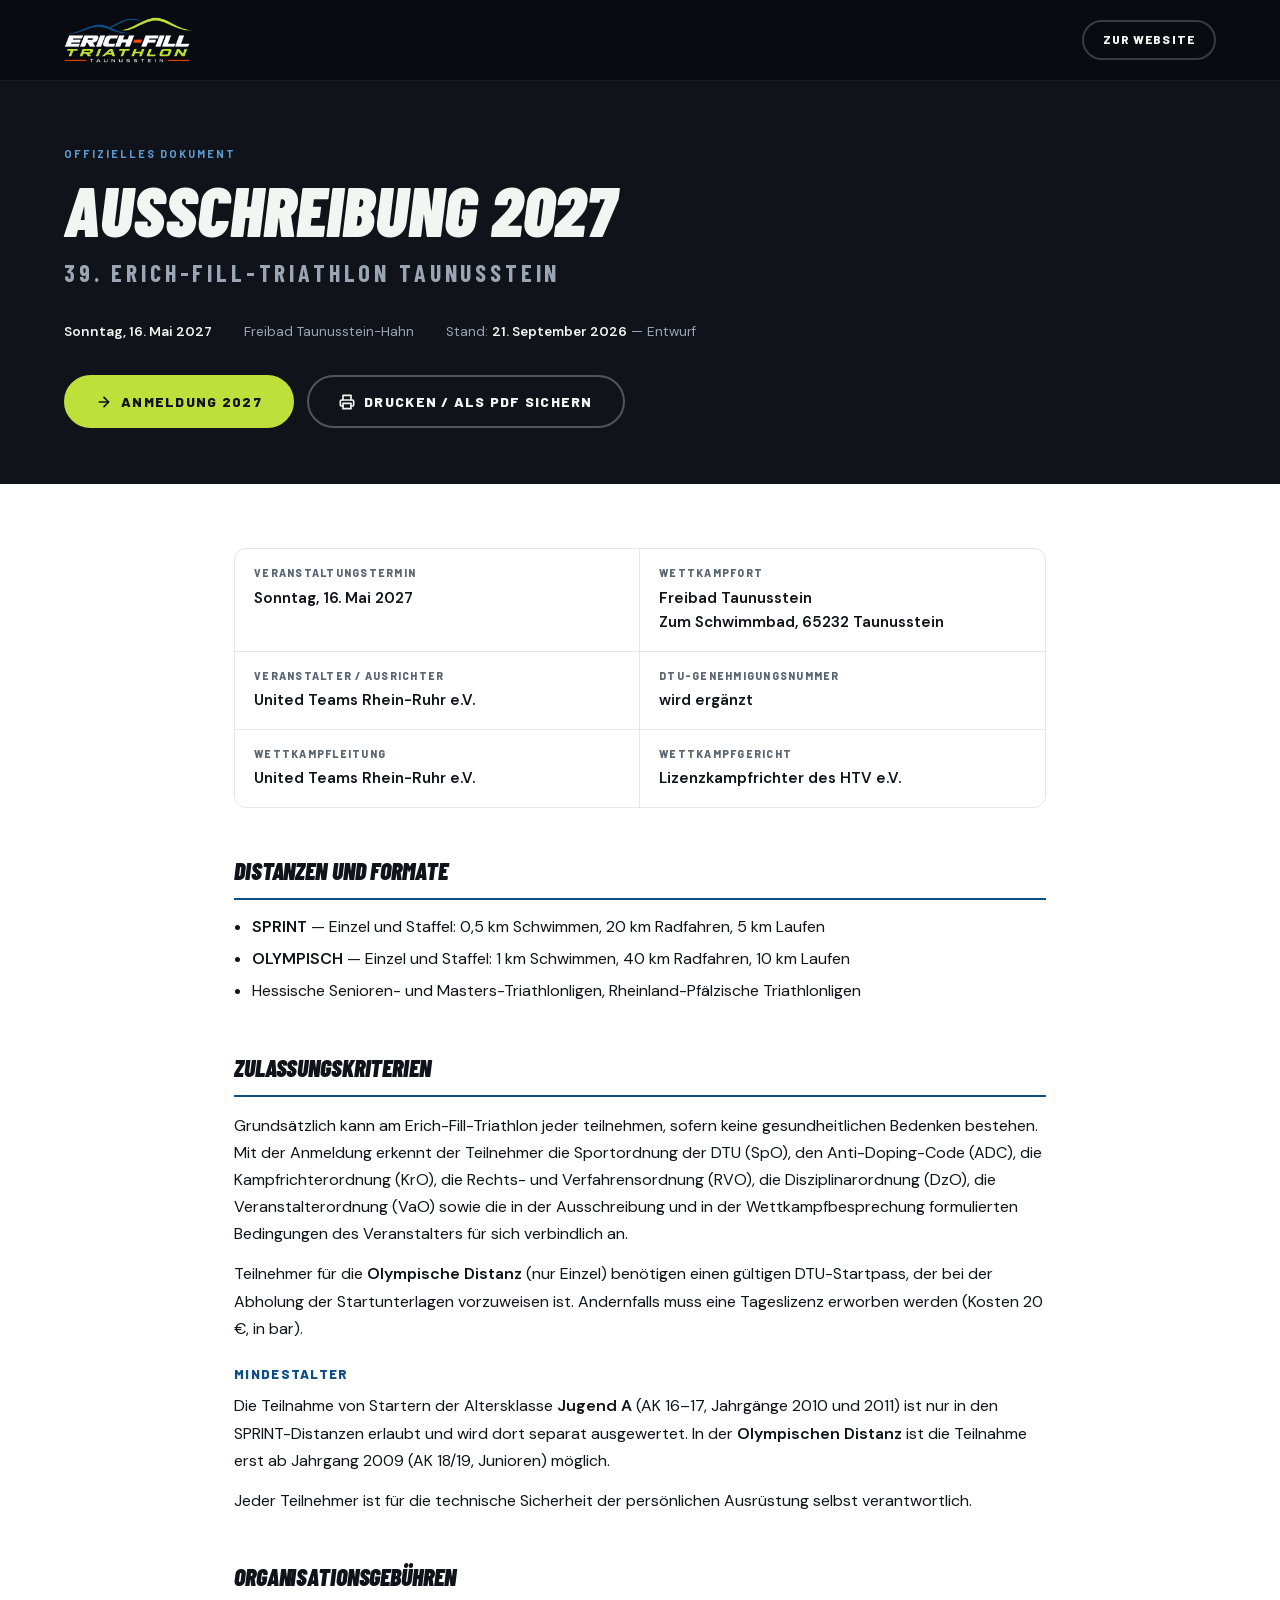
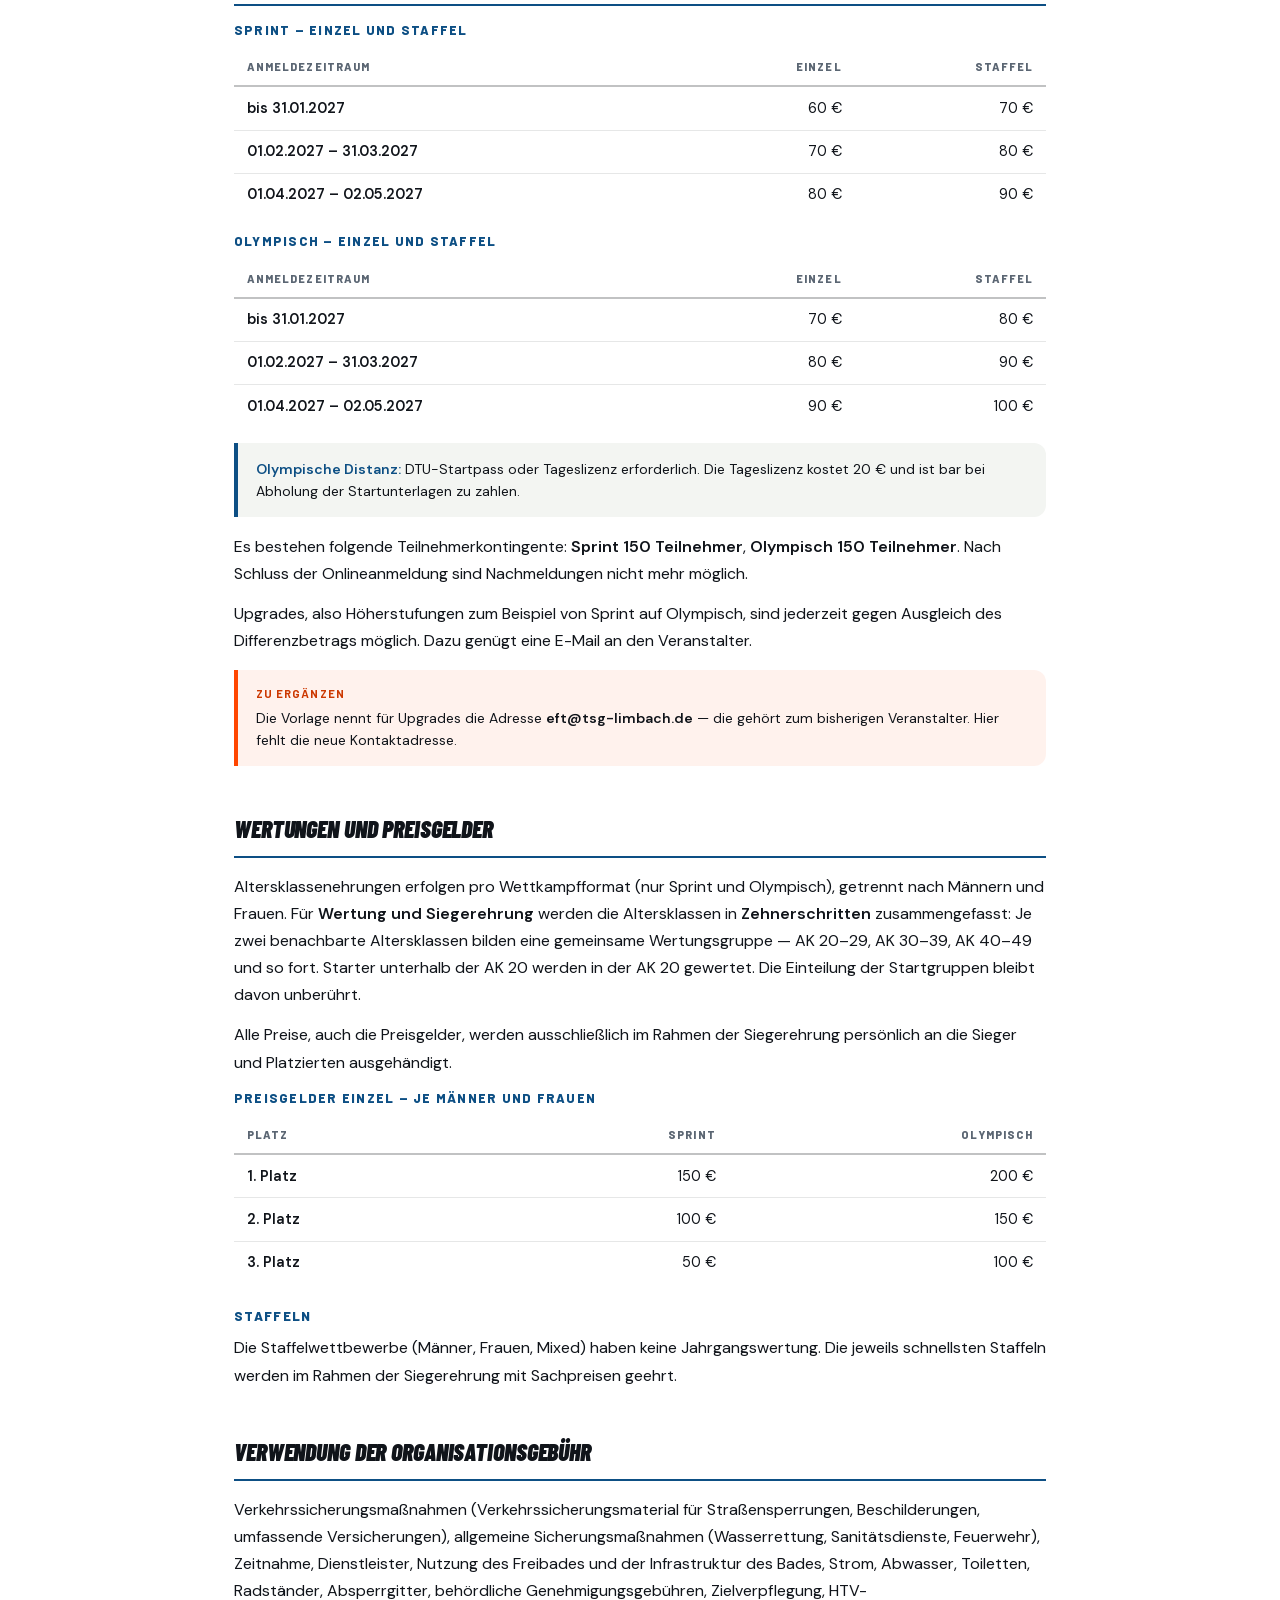
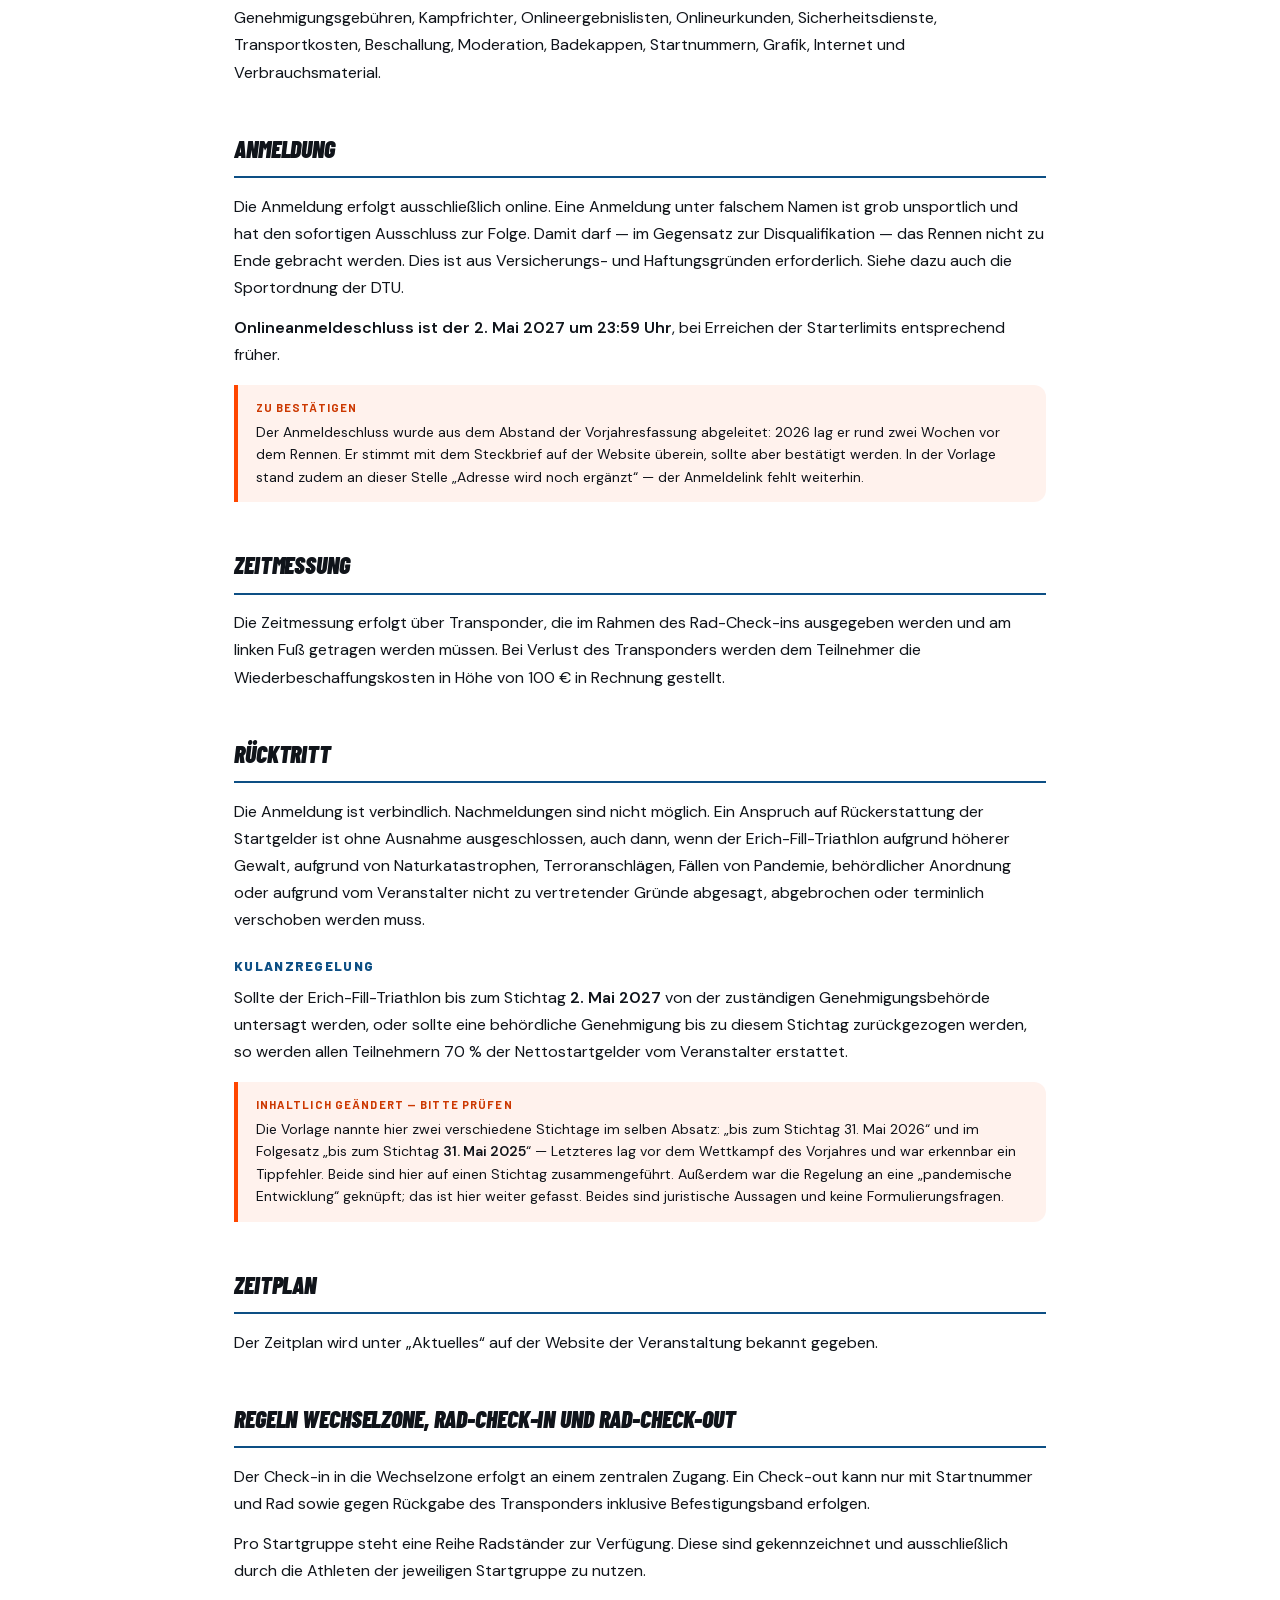
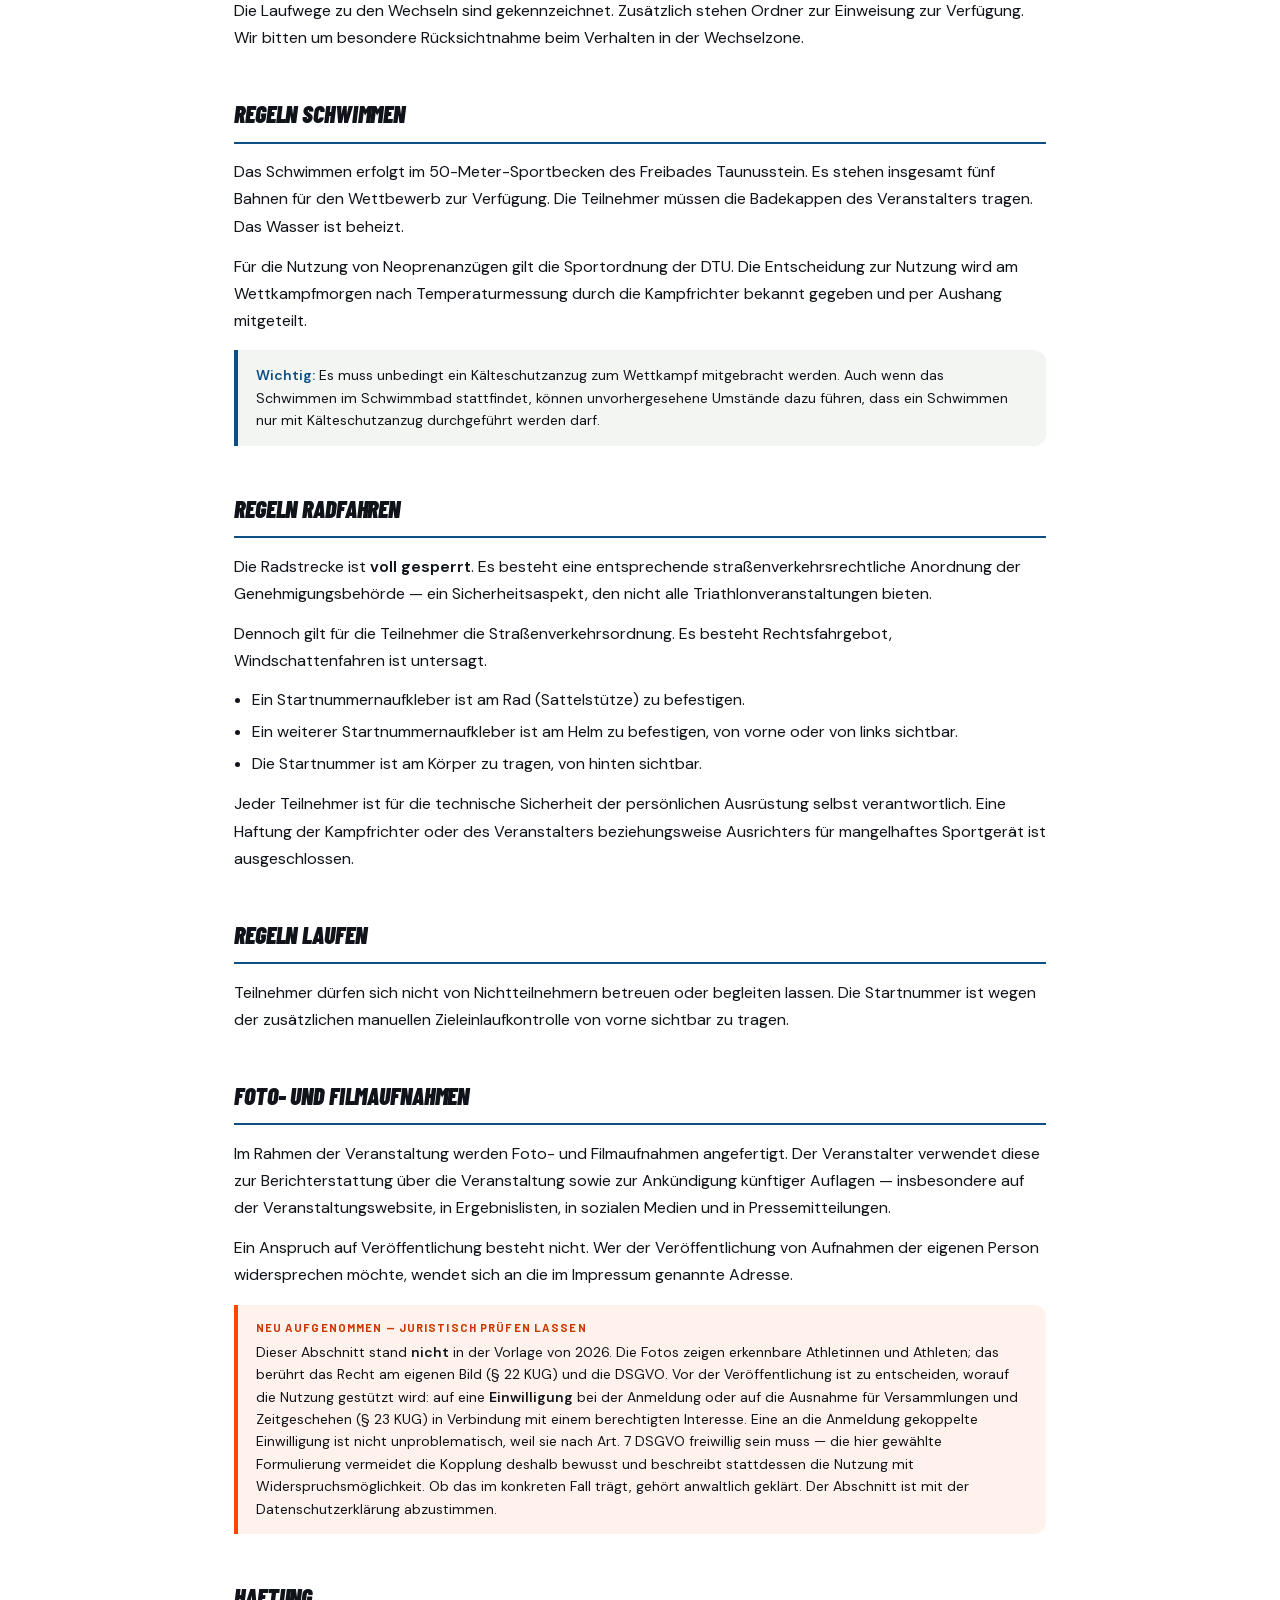
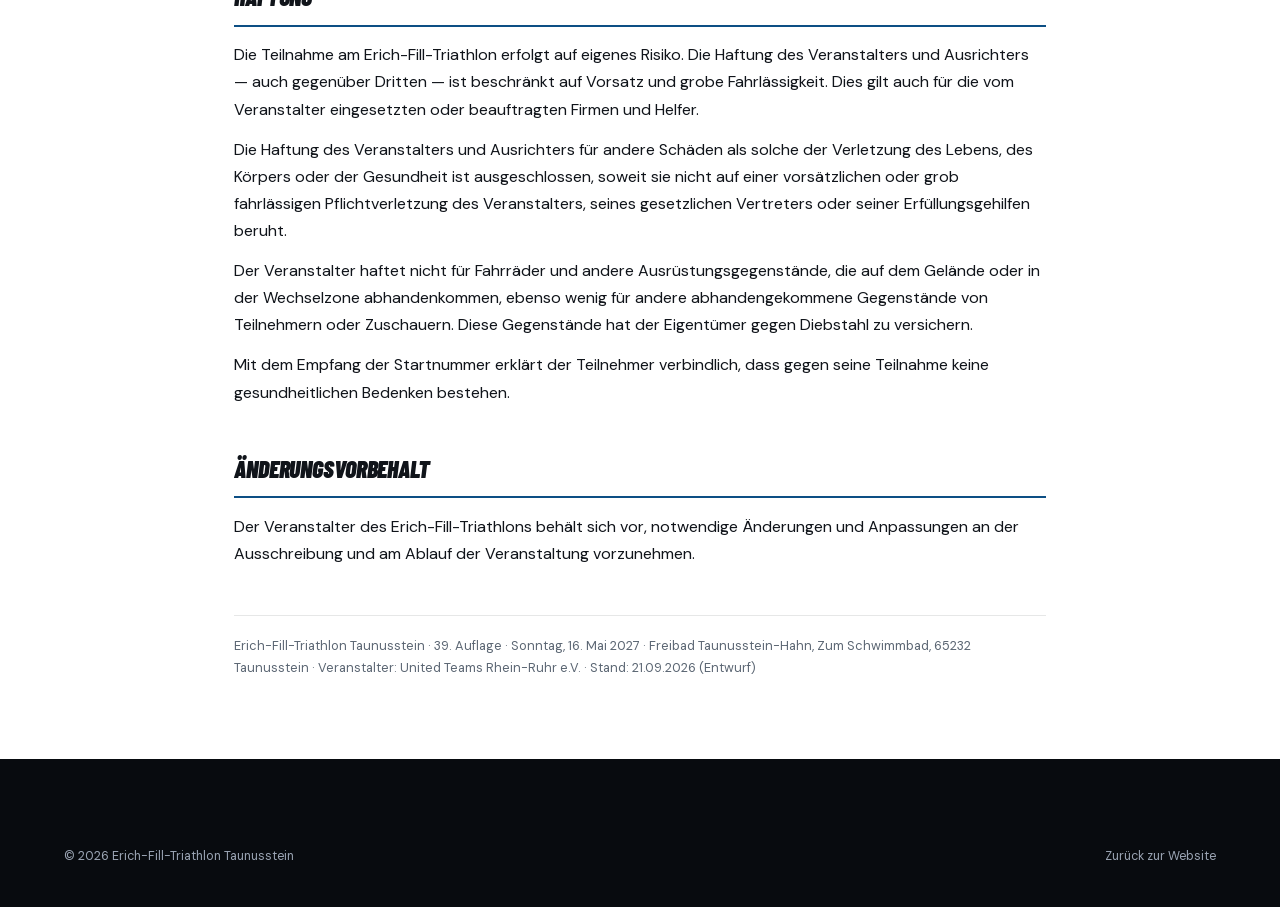
<file: ausschreibung-2027.html>
<!DOCTYPE html>
<html lang="de">
<head>
  <meta charset="UTF-8">
  <meta name="viewport" content="width=device-width, initial-scale=1.0">
  <title>Ausschreibung 2027 | Erich-Fill-Triathlon Taunusstein</title>
  <meta name="description" content="Offizielle Ausschreibung zum 39. Erich-Fill-Triathlon Taunusstein am 16. Mai 2027 — Distanzen, Startgelder, Regeln und Teilnahmebedingungen.">
  <meta name="robots" content="index, follow">

  <link rel="stylesheet" href="assets/fonts.css">
  <link rel="stylesheet" href="assets/site.css">

  <style>
    /* ========= SEITENKOPF ========= */
    .doc-hero {
      background: var(--navy); color: var(--t-dark);
      padding: 4rem 0 3.5rem; position: relative; overflow: hidden;
    }
    .doc-kicker {
      font-family: var(--fu); font-size: .6875rem; font-weight: 700;
      text-transform: uppercase; letter-spacing: .18em; color: var(--blue-light);
      margin-bottom: .8rem;
    }
    .doc-title {
      font-family: var(--fd); font-style: italic; font-weight: 900;
      font-size: clamp(2.4rem, 6.5vw, 4.4rem); line-height: .98;
      text-transform: uppercase; color: var(--off); margin-bottom: .6rem;
    }
    .doc-sub {
      font-family: var(--fd); font-weight: 700; text-transform: uppercase;
      font-size: clamp(1rem, 2.6vw, 1.5rem); letter-spacing: .16em;
      color: var(--t-dark-mute);
    }
    .doc-meta {
      display: flex; flex-wrap: wrap; gap: .6rem 2rem; margin-top: 1.8rem;
      font-size: .85rem; color: var(--t-dark-mute);
    }
    .doc-meta b { color: var(--off); font-weight: 600; }
    .doc-actions { display: flex; flex-wrap: wrap; gap: .8rem; margin-top: 2rem; }

    /* ========= DOKUMENT ========= */
    .doc { background: var(--pure); color: var(--t-light); padding: 4rem 0 5rem; }
    .doc .container { max-width: 860px; }
    .doc-block { margin-bottom: 2.75rem; }
    .doc-block:last-child { margin-bottom: 0; }
    .doc h2 {
      font-family: var(--fd); font-style: italic; font-weight: 900;
      text-transform: uppercase; font-size: 1.5rem; letter-spacing: -.005em;
      margin-bottom: .9rem; padding-bottom: .5rem;
      border-bottom: 2px solid var(--blue);
    }
    .doc h3 {
      font-family: var(--fu); font-weight: 800; text-transform: uppercase;
      font-size: .82rem; letter-spacing: .1em; color: var(--blue);
      margin: 1.4rem 0 .45rem;
    }
    .doc p { margin-bottom: .8rem; line-height: 1.7; }
    .doc p:last-child { margin-bottom: 0; }
    .doc ul { margin: 0 0 .8rem 1.1rem; }
    .doc li { margin-bottom: .35rem; line-height: 1.65; }
    .doc strong { font-weight: 600; color: var(--t-light); }

    /* Kenndaten oben */
    .facts { display: grid; gap: 0; grid-template-columns: 1fr; margin-bottom: 2.75rem;
             border: 1px solid var(--line); border-radius: var(--r); overflow: hidden; }
    @media(min-width:620px){ .facts { grid-template-columns: repeat(2,1fr); } }
    .fact { padding: 1rem 1.2rem; border-top: 1px solid var(--line); }
    .facts .fact:nth-child(-n+2) { border-top: none; }
    @media(max-width:619px){ .facts .fact:nth-child(2) { border-top: 1px solid var(--line); } }
    @media(min-width:620px){ .fact:nth-child(odd) { border-right: 1px solid var(--line); } }
    .fact dt {
      font-family: var(--fu); font-size: .65rem; font-weight: 800;
      text-transform: uppercase; letter-spacing: .12em; color: var(--mute);
      margin-bottom: .25rem;
    }
    .fact dd { margin: 0; font-weight: 600; font-size: .95rem; }

    /* Gebührentabelle */
    .fee-wrap { overflow-x: auto; margin-bottom: 1rem; }
    table.fees { border-collapse: collapse; width: 100%; font-size: .9rem; min-width: 460px; }
    table.fees caption {
      caption-side: top; text-align: left;
      font-family: var(--fu); font-weight: 800; text-transform: uppercase;
      font-size: .78rem; letter-spacing: .1em; color: var(--blue);
      padding-bottom: .5rem;
    }
    table.fees th, table.fees td { padding: .6rem .8rem; border-bottom: 1px solid var(--line); text-align: left; }
    table.fees thead th {
      font-family: var(--fu); font-size: .68rem; font-weight: 800;
      text-transform: uppercase; letter-spacing: .1em; color: var(--mute);
      border-bottom: 2px solid var(--line-hi);
    }
    table.fees td.num, table.fees th.num { text-align: right; font-variant-numeric: tabular-nums; white-space: nowrap; }
    table.fees tbody tr:last-child td { border-bottom: none; }
    table.fees td.period { font-weight: 600; }

    /* Hinweiskasten */
    .note {
      border-left: 4px solid var(--blue); background: var(--off);
      padding: .9rem 1.1rem; border-radius: 0 var(--r) var(--r) 0;
      font-size: .875rem; margin: 1rem 0;
    }
    .note b { color: var(--blue); }

    /* Offene Punkte — bewusst auffällig, auch im Druck */
    .todo {
      border-left: 4px solid var(--orange); background: rgba(255,70,0,.07);
      padding: .9rem 1.1rem; border-radius: 0 var(--r) var(--r) 0;
      font-size: .875rem; margin: 1rem 0;
    }
    .todo b { color: var(--orange-dark); text-transform: uppercase;
              font-family: var(--fu); font-size: .7rem; letter-spacing: .1em;
              display: block; margin-bottom: .25rem; }

    .doc-foot {
      margin-top: 3rem; padding-top: 1.2rem; border-top: 1px solid var(--line);
      font-size: .8rem; color: var(--mute);
    }

    /* Nur im Druck sichtbar */
    .print-only { display: none; }

    @media(max-width:1039px){
      .navbar-inner { flex-wrap: wrap; height: auto; padding-block: .75rem; gap: .75rem; }
    }

    /* =====================================================
       DRUCK — A4. Das Dokument ist die Quelle fuer Web und
       Papier; ueber "Drucken -> Als PDF sichern" faellt die
       druckfertige Fassung heraus.
       ===================================================== */
    @media print {
      @page { size: A4; margin: 18mm 16mm 20mm; }

      html, body { background: #fff !important; color: #111 !important; font-size: 10.5pt; }
      header, .navbar, .doc-actions, .site-footer, footer { display: none !important; }
      .doc-hero { display: none !important; }
      .print-only { display: block; }

      .doc { padding: 0 !important; background: #fff !important; color: #111 !important; }
      .doc .container { max-width: none; padding: 0; }

      /* Kopf der ersten Druckseite — Wortmarke statt Logo-PNG,
         das Logo hat weisse Schrift und waere auf Papier unsichtbar. */
      .print-head { border-bottom: 2.5pt solid #111; padding-bottom: 6pt; margin-bottom: 14pt; }
      .print-head .pm {
        font-family: var(--fd); font-style: italic; font-weight: 900;
        text-transform: uppercase; font-size: 20pt; line-height: 1; color: #111;
      }
      .print-head .ps {
        font-family: var(--fu); font-weight: 700; text-transform: uppercase;
        letter-spacing: .18em; font-size: 7.5pt; color: #444; margin-top: 3pt;
      }
      .print-head .pd {
        margin-top: 8pt; font-size: 9.5pt; color: #111; font-weight: 600;
      }

      .doc h2 {
        font-size: 12.5pt; color: #111; border-bottom: 1pt solid #111;
        margin-top: 14pt; margin-bottom: 6pt; padding-bottom: 3pt;
        break-after: avoid; page-break-after: avoid;
      }
      .doc h3 { font-size: 8.5pt; color: #333; margin: 9pt 0 3pt; break-after: avoid; }
      .doc p, .doc li { font-size: 10pt; line-height: 1.45; color: #111; }
      .doc-block { margin-bottom: 10pt; break-inside: auto; }

      .facts { border: 1pt solid #111; margin-bottom: 12pt; break-inside: avoid; }
      .fact { border-top: .5pt solid #999; padding: 5pt 7pt; }
      .fact dt { color: #444; font-size: 7pt; }
      .fact dd { font-size: 9.5pt; }

      .fee-wrap { overflow: visible; }
      table.fees { min-width: 0; font-size: 9.5pt; break-inside: avoid; }
      table.fees caption { color: #111; font-size: 8.5pt; }
      table.fees th, table.fees td { padding: 3.5pt 6pt; border-bottom: .5pt solid #999; }
      table.fees thead th { color: #111; border-bottom: 1pt solid #111; }

      .note, .todo {
        border-left: 2.5pt solid #111; background: #f2f2f2 !important;
        padding: 6pt 8pt; font-size: 9pt; break-inside: avoid;
        -webkit-print-color-adjust: exact; print-color-adjust: exact;
      }
      .todo { border-left-color: #b03000; }
      .todo b, .note b { color: #111; }

      .doc-foot { margin-top: 14pt; font-size: 8.5pt; color: #444; }
      a { color: #111 !important; text-decoration: none; }
    }
  </style>
</head>
<body>

<header>
  <nav class="navbar" aria-label="Hauptnavigation">
    <div class="container navbar-inner">
      <a href="index.html" class="brand" aria-label="Erich-Fill-Triathlon Taunusstein — zur Startseite">
        <img src="images/eft-logo-sm.png" alt="Erich-Fill-Triathlon Taunusstein"
             class="brand-logo" width="440" height="158" loading="eager">
      </a>
      <div class="nav-end">
        <a href="index.html" class="btn btn-outline" style="padding:.55rem 1.2rem;font-size:.75rem">Zur Website</a>
      </div>
    </div>
  </nav>
</header>

<main>

  <section class="doc-hero">
    <div class="container">
      <p class="doc-kicker">Offizielles Dokument</p>
      <h1 class="doc-title">Ausschreibung 2027</h1>
      <p class="doc-sub">39. Erich-Fill-Triathlon Taunusstein</p>
      <div class="doc-meta">
        <span><b>Sonntag, 16. Mai 2027</b></span>
        <span>Freibad Taunusstein-Hahn</span>
        <span>Stand: <b>21. September 2026</b> — Entwurf</span>
      </div>
      <div class="doc-actions">
        <a href="https://baer-service.de/anmeldung/EFT" target="_blank" rel="noopener noreferrer" class="btn btn-primary">
          <svg width="16" height="16" viewBox="0 0 24 24" fill="none" stroke="currentColor" stroke-width="2.5" stroke-linecap="round" stroke-linejoin="round" aria-hidden="true"><path d="M5 12h14M12 5l7 7-7 7"/></svg>
          Anmeldung 2027
        </a>
        <button type="button" class="btn btn-outline" onclick="window.print()" style="color:var(--off);border-color:rgba(255,255,255,.28)">
          <svg width="16" height="16" viewBox="0 0 24 24" fill="none" stroke="currentColor" stroke-width="2.5" stroke-linecap="round" stroke-linejoin="round" aria-hidden="true"><polyline points="6 9 6 2 18 2 18 9"/><path d="M6 18H4a2 2 0 0 1-2-2v-5a2 2 0 0 1 2-2h16a2 2 0 0 1 2 2v5a2 2 0 0 1-2 2h-2"/><rect x="6" y="14" width="12" height="8"/></svg>
          Drucken / als PDF sichern
        </button>
      </div>
    </div>
  </section>

  <section class="doc">
    <div class="container">

      <div class="print-only print-head">
        <div class="pm">Ausschreibung 2027</div>
        <div class="ps">39. Erich-Fill-Triathlon Taunusstein</div>
        <div class="pd">Sonntag, 16. Mai 2027 · Freibad Taunusstein-Hahn · Stand: 21.09.2026 (Entwurf)</div>
      </div>

      <dl class="facts">
        <div class="fact"><dt>Veranstaltungstermin</dt><dd>Sonntag, 16. Mai 2027</dd></div>
        <div class="fact"><dt>Wettkampfort</dt><dd>Freibad Taunusstein<br>Zum Schwimmbad, 65232 Taunusstein</dd></div>
        <div class="fact"><dt>Veranstalter / Ausrichter</dt><dd>United Teams Rhein-Ruhr e.V.</dd></div>
        <div class="fact"><dt>DTU-Genehmigungsnummer</dt><dd>wird ergänzt</dd></div>
        <div class="fact"><dt>Wettkampfleitung</dt><dd>United Teams Rhein-Ruhr e.V.</dd></div>
        <div class="fact"><dt>Wettkampfgericht</dt><dd>Lizenzkampfrichter des HTV e.V.</dd></div>
      </dl>

      <div class="doc-block">
        <h2>Distanzen und Formate</h2>
        <ul>
          <li><strong>SPRINT</strong> — Einzel und Staffel: 0,5 km Schwimmen, 20 km Radfahren, 5 km Laufen</li>
          <li><strong>OLYMPISCH</strong> — Einzel und Staffel: 1 km Schwimmen, 40 km Radfahren, 10 km Laufen</li>
          <li>Hessische Senioren- und Masters-Triathlonligen, Rheinland-Pfälzische Triathlonligen</li>
        </ul>
      </div>

      <div class="doc-block">
        <h2>Zulassungskriterien</h2>
        <p>Grundsätzlich kann am Erich-Fill-Triathlon jeder teilnehmen, sofern keine gesundheitlichen
        Bedenken bestehen. Mit der Anmeldung erkennt der Teilnehmer die Sportordnung der DTU (SpO),
        den Anti-Doping-Code (ADC), die Kampfrichterordnung (KrO), die Rechts- und Verfahrensordnung (RVO),
        die Disziplinarordnung (DzO), die Veranstalterordnung (VaO) sowie die in der Ausschreibung und in
        der Wettkampfbesprechung formulierten Bedingungen des Veranstalters für sich verbindlich an.</p>
        <p>Teilnehmer für die <strong>Olympische Distanz</strong> (nur Einzel) benötigen einen gültigen
        DTU-Startpass, der bei der Abholung der Startunterlagen vorzuweisen ist. Andernfalls muss eine
        Tageslizenz erworben werden (Kosten 20 €, in bar).</p>

        <h3>Mindestalter</h3>
        <p>Die Teilnahme von Startern der Altersklasse <strong>Jugend A</strong> (AK 16–17,
        Jahrgänge 2010 und 2011) ist nur in den SPRINT-Distanzen erlaubt und wird dort separat
        ausgewertet. In der <strong>Olympischen Distanz</strong> ist die Teilnahme erst ab
        Jahrgang 2009 (AK 18/19, Junioren) möglich.</p>
        <p>Jeder Teilnehmer ist für die technische Sicherheit der persönlichen Ausrüstung selbst
        verantwortlich.</p>
      </div>

      <div class="doc-block">
        <h2>Organisationsgebühren</h2>

        <div class="fee-wrap">
          <table class="fees">
            <caption>Sprint — Einzel und Staffel</caption>
            <thead>
              <tr><th scope="col">Anmeldezeitraum</th><th scope="col" class="num">Einzel</th><th scope="col" class="num">Staffel</th></tr>
            </thead>
            <tbody>
              <tr><td class="period">bis 31.01.2027</td><td class="num">60 €</td><td class="num">70 €</td></tr>
              <tr><td class="period">01.02.2027 – 31.03.2027</td><td class="num">70 €</td><td class="num">80 €</td></tr>
              <tr><td class="period">01.04.2027 – 02.05.2027</td><td class="num">80 €</td><td class="num">90 €</td></tr>
            </tbody>
          </table>
        </div>

        <div class="fee-wrap">
          <table class="fees">
            <caption>Olympisch — Einzel und Staffel</caption>
            <thead>
              <tr><th scope="col">Anmeldezeitraum</th><th scope="col" class="num">Einzel</th><th scope="col" class="num">Staffel</th></tr>
            </thead>
            <tbody>
              <tr><td class="period">bis 31.01.2027</td><td class="num">70 €</td><td class="num">80 €</td></tr>
              <tr><td class="period">01.02.2027 – 31.03.2027</td><td class="num">80 €</td><td class="num">90 €</td></tr>
              <tr><td class="period">01.04.2027 – 02.05.2027</td><td class="num">90 €</td><td class="num">100 €</td></tr>
            </tbody>
          </table>
        </div>

        <div class="note">
          <b>Olympische Distanz:</b> DTU-Startpass oder Tageslizenz erforderlich.
          Die Tageslizenz kostet 20 € und ist bar bei Abholung der Startunterlagen zu zahlen.
        </div>

        <p>Es bestehen folgende Teilnehmerkontingente: <strong>Sprint 150 Teilnehmer</strong>,
        <strong>Olympisch 150 Teilnehmer</strong>. Nach Schluss der Onlineanmeldung sind Nachmeldungen
        nicht mehr möglich.</p>
        <p>Upgrades, also Höherstufungen zum Beispiel von Sprint auf Olympisch, sind jederzeit gegen
        Ausgleich des Differenzbetrags möglich. Dazu genügt eine E-Mail an den Veranstalter.</p>
        <div class="todo">
          <b>Zu ergänzen</b>
          Die Vorlage nennt für Upgrades die Adresse <strong>eft@tsg-limbach.de</strong> — die gehört
          zum bisherigen Veranstalter. Hier fehlt die neue Kontaktadresse.
        </div>
      </div>

      <div class="doc-block">
        <h2>Wertungen und Preisgelder</h2>
        <p>Altersklassenehrungen erfolgen pro Wettkampfformat (nur Sprint und Olympisch), getrennt nach
        Männern und Frauen. Für <strong>Wertung und Siegerehrung</strong> werden die Altersklassen in
        <strong>Zehnerschritten</strong> zusammengefasst: Je zwei benachbarte Altersklassen bilden eine
        gemeinsame Wertungsgruppe — AK 20–29, AK 30–39, AK 40–49 und so fort. Starter unterhalb der
        AK 20 werden in der AK 20 gewertet. Die Einteilung der Startgruppen bleibt davon unberührt.</p>
        <p>Alle Preise, auch die Preisgelder, werden ausschließlich im Rahmen der Siegerehrung
        persönlich an die Sieger und Platzierten ausgehändigt.</p>

        <div class="fee-wrap">
          <table class="fees">
            <caption>Preisgelder Einzel — je Männer und Frauen</caption>
            <thead>
              <tr><th scope="col">Platz</th><th scope="col" class="num">Sprint</th><th scope="col" class="num">Olympisch</th></tr>
            </thead>
            <tbody>
              <tr><td class="period">1. Platz</td><td class="num">150 €</td><td class="num">200 €</td></tr>
              <tr><td class="period">2. Platz</td><td class="num">100 €</td><td class="num">150 €</td></tr>
              <tr><td class="period">3. Platz</td><td class="num">50 €</td><td class="num">100 €</td></tr>
            </tbody>
          </table>
        </div>

        <h3>Staffeln</h3>
        <p>Die Staffelwettbewerbe (Männer, Frauen, Mixed) haben keine Jahrgangswertung. Die jeweils
        schnellsten Staffeln werden im Rahmen der Siegerehrung mit Sachpreisen geehrt.</p>
      </div>

      <div class="doc-block">
        <h2>Verwendung der Organisationsgebühr</h2>
        <p>Verkehrssicherungsmaßnahmen (Verkehrssicherungsmaterial für Straßensperrungen,
        Beschilderungen, umfassende Versicherungen), allgemeine Sicherungsmaßnahmen (Wasserrettung,
        Sanitätsdienste, Feuerwehr), Zeitnahme, Dienstleister, Nutzung des Freibades und der Infrastruktur
        des Bades, Strom, Abwasser, Toiletten, Radständer, Absperrgitter, behördliche
        Genehmigungsgebühren, Zielverpflegung, HTV-Genehmigungsgebühren, Kampfrichter,
        Onlineergebnislisten, Onlineurkunden, Sicherheitsdienste, Transportkosten, Beschallung,
        Moderation, Badekappen, Startnummern, Grafik, Internet und Verbrauchsmaterial.</p>
      </div>

      <div class="doc-block">
        <h2>Anmeldung</h2>
        <p>Die Anmeldung erfolgt ausschließlich online. Eine Anmeldung unter falschem Namen ist grob
        unsportlich und hat den sofortigen Ausschluss zur Folge. Damit darf — im Gegensatz zur
        Disqualifikation — das Rennen nicht zu Ende gebracht werden. Dies ist aus Versicherungs- und
        Haftungsgründen erforderlich. Siehe dazu auch die Sportordnung der DTU.</p>
        <p><strong>Onlineanmeldeschluss ist der 2. Mai 2027 um 23:59 Uhr</strong>, bei Erreichen der
        Starterlimits entsprechend früher.</p>
        <div class="todo">
          <b>Zu bestätigen</b>
          Der Anmeldeschluss wurde aus dem Abstand der Vorjahresfassung abgeleitet: 2026 lag er rund
          zwei Wochen vor dem Rennen. Er stimmt mit dem Steckbrief auf der Website überein, sollte aber
          bestätigt werden. In der Vorlage stand zudem an dieser Stelle „Adresse wird noch ergänzt“ —
          der Anmeldelink fehlt weiterhin.
        </div>
      </div>

      <div class="doc-block">
        <h2>Zeitmessung</h2>
        <p>Die Zeitmessung erfolgt über Transponder, die im Rahmen des Rad-Check-ins ausgegeben werden
        und am linken Fuß getragen werden müssen. Bei Verlust des Transponders werden dem Teilnehmer die
        Wiederbeschaffungskosten in Höhe von 100 € in Rechnung gestellt.</p>
      </div>

      <div class="doc-block">
        <h2>Rücktritt</h2>
        <p>Die Anmeldung ist verbindlich. Nachmeldungen sind nicht möglich. Ein Anspruch auf
        Rückerstattung der Startgelder ist ohne Ausnahme ausgeschlossen, auch dann, wenn der
        Erich-Fill-Triathlon aufgrund höherer Gewalt, aufgrund von Naturkatastrophen, Terroranschlägen,
        Fällen von Pandemie, behördlicher Anordnung oder aufgrund vom Veranstalter nicht zu vertretender
        Gründe abgesagt, abgebrochen oder terminlich verschoben werden muss.</p>

        <h3>Kulanzregelung</h3>
        <p>Sollte der Erich-Fill-Triathlon bis zum Stichtag <strong>2. Mai 2027</strong> von der
        zuständigen Genehmigungsbehörde untersagt werden, oder sollte eine behördliche Genehmigung bis zu
        diesem Stichtag zurückgezogen werden, so werden allen Teilnehmern 70 % der Nettostartgelder vom
        Veranstalter erstattet.</p>
        <div class="todo">
          <b>Inhaltlich geändert — bitte prüfen</b>
          Die Vorlage nannte hier zwei verschiedene Stichtage im selben Absatz: „bis zum Stichtag
          31. Mai 2026“ und im Folgesatz „bis zum Stichtag <strong>31. Mai 2025</strong>“ — Letzteres lag
          vor dem Wettkampf des Vorjahres und war erkennbar ein Tippfehler. Beide sind hier auf einen
          Stichtag zusammengeführt. Außerdem war die Regelung an eine „pandemische Entwicklung“ geknüpft;
          das ist hier weiter gefasst. Beides sind juristische Aussagen und keine Formulierungsfragen.
        </div>
      </div>

      <div class="doc-block">
        <h2>Zeitplan</h2>
        <p>Der Zeitplan wird unter „Aktuelles“ auf der Website der Veranstaltung bekannt gegeben.</p>
      </div>

      <div class="doc-block">
        <h2>Regeln Wechselzone, Rad-Check-in und Rad-Check-out</h2>
        <p>Der Check-in in die Wechselzone erfolgt an einem zentralen Zugang. Ein Check-out kann nur mit
        Startnummer und Rad sowie gegen Rückgabe des Transponders inklusive Befestigungsband erfolgen.</p>
        <p>Pro Startgruppe steht eine Reihe Radständer zur Verfügung. Diese sind gekennzeichnet und
        ausschließlich durch die Athleten der jeweiligen Startgruppe zu nutzen.</p>
        <p>Die Laufwege zu den Wechseln sind gekennzeichnet. Zusätzlich stehen Ordner zur Einweisung zur
        Verfügung. Wir bitten um besondere Rücksichtnahme beim Verhalten in der Wechselzone.</p>
      </div>

      <div class="doc-block">
        <h2>Regeln Schwimmen</h2>
        <p>Das Schwimmen erfolgt im 50-Meter-Sportbecken des Freibades Taunusstein. Es stehen insgesamt
        fünf Bahnen für den Wettbewerb zur Verfügung. Die Teilnehmer müssen die Badekappen des
        Veranstalters tragen. Das Wasser ist beheizt.</p>
        <p>Für die Nutzung von Neoprenanzügen gilt die Sportordnung der DTU. Die Entscheidung zur Nutzung
        wird am Wettkampfmorgen nach Temperaturmessung durch die Kampfrichter bekannt gegeben und per
        Aushang mitgeteilt.</p>
        <div class="note">
          <b>Wichtig:</b> Es muss unbedingt ein Kälteschutzanzug zum Wettkampf mitgebracht werden.
          Auch wenn das Schwimmen im Schwimmbad stattfindet, können unvorhergesehene Umstände dazu
          führen, dass ein Schwimmen nur mit Kälteschutzanzug durchgeführt werden darf.
        </div>
      </div>

      <div class="doc-block">
        <h2>Regeln Radfahren</h2>
        <p>Die Radstrecke ist <strong>voll gesperrt</strong>. Es besteht eine entsprechende
        straßenverkehrsrechtliche Anordnung der Genehmigungsbehörde — ein Sicherheitsaspekt, den nicht
        alle Triathlonveranstaltungen bieten.</p>
        <p>Dennoch gilt für die Teilnehmer die Straßenverkehrsordnung. Es besteht Rechtsfahrgebot,
        Windschattenfahren ist untersagt.</p>
        <ul>
          <li>Ein Startnummernaufkleber ist am Rad (Sattelstütze) zu befestigen.</li>
          <li>Ein weiterer Startnummernaufkleber ist am Helm zu befestigen, von vorne oder von links sichtbar.</li>
          <li>Die Startnummer ist am Körper zu tragen, von hinten sichtbar.</li>
        </ul>
        <p>Jeder Teilnehmer ist für die technische Sicherheit der persönlichen Ausrüstung selbst
        verantwortlich. Eine Haftung der Kampfrichter oder des Veranstalters beziehungsweise Ausrichters
        für mangelhaftes Sportgerät ist ausgeschlossen.</p>
      </div>

      <div class="doc-block">
        <h2>Regeln Laufen</h2>
        <p>Teilnehmer dürfen sich nicht von Nichtteilnehmern betreuen oder begleiten lassen. Die
        Startnummer ist wegen der zusätzlichen manuellen Zieleinlaufkontrolle von vorne sichtbar zu
        tragen.</p>
      </div>

      <div class="doc-block">
        <h2>Foto- und Filmaufnahmen</h2>
        <p>Im Rahmen der Veranstaltung werden Foto- und Filmaufnahmen angefertigt. Der Veranstalter
        verwendet diese zur Berichterstattung über die Veranstaltung sowie zur Ankündigung künftiger
        Auflagen — insbesondere auf der Veranstaltungswebsite, in Ergebnislisten, in sozialen Medien
        und in Pressemitteilungen.</p>
        <p>Ein Anspruch auf Veröffentlichung besteht nicht. Wer der Veröffentlichung von Aufnahmen
        der eigenen Person widersprechen möchte, wendet sich an die im Impressum genannte Adresse.</p>
        <div class="todo">
          <b>Neu aufgenommen — juristisch prüfen lassen</b>
          Dieser Abschnitt stand <strong>nicht</strong> in der Vorlage von 2026. Die Fotos zeigen
          erkennbare Athletinnen und Athleten; das berührt das Recht am eigenen Bild (§ 22 KUG) und
          die DSGVO. Vor der Veröffentlichung ist zu entscheiden, worauf die Nutzung gestützt wird:
          auf eine <strong>Einwilligung</strong> bei der Anmeldung oder auf die Ausnahme für
          Versammlungen und Zeitgeschehen (§ 23 KUG) in Verbindung mit einem berechtigten Interesse.
          Eine an die Anmeldung gekoppelte Einwilligung ist nicht unproblematisch, weil sie nach
          Art. 7 DSGVO freiwillig sein muss — die hier gewählte Formulierung vermeidet die Kopplung
          deshalb bewusst und beschreibt stattdessen die Nutzung mit Widerspruchsmöglichkeit. Ob das
          im konkreten Fall trägt, gehört anwaltlich geklärt. Der Abschnitt ist mit der
          Datenschutzerklärung abzustimmen.
        </div>
      </div>

      <div class="doc-block">
        <h2>Haftung</h2>
        <p>Die Teilnahme am Erich-Fill-Triathlon erfolgt auf eigenes Risiko. Die Haftung des Veranstalters
        und Ausrichters — auch gegenüber Dritten — ist beschränkt auf Vorsatz und grobe Fahrlässigkeit.
        Dies gilt auch für die vom Veranstalter eingesetzten oder beauftragten Firmen und Helfer.</p>
        <p>Die Haftung des Veranstalters und Ausrichters für andere Schäden als solche der Verletzung des
        Lebens, des Körpers oder der Gesundheit ist ausgeschlossen, soweit sie nicht auf einer
        vorsätzlichen oder grob fahrlässigen Pflichtverletzung des Veranstalters, seines gesetzlichen
        Vertreters oder seiner Erfüllungsgehilfen beruht.</p>
        <p>Der Veranstalter haftet nicht für Fahrräder und andere Ausrüstungsgegenstände, die auf dem
        Gelände oder in der Wechselzone abhandenkommen, ebenso wenig für andere abhandengekommene
        Gegenstände von Teilnehmern oder Zuschauern. Diese Gegenstände hat der Eigentümer gegen Diebstahl
        zu versichern.</p>
        <p>Mit dem Empfang der Startnummer erklärt der Teilnehmer verbindlich, dass gegen seine Teilnahme
        keine gesundheitlichen Bedenken bestehen.</p>
      </div>

      <div class="doc-block">
        <h2>Änderungsvorbehalt</h2>
        <p>Der Veranstalter des Erich-Fill-Triathlons behält sich vor, notwendige Änderungen und
        Anpassungen an der Ausschreibung und am Ablauf der Veranstaltung vorzunehmen.</p>
      </div>

      <p class="doc-foot">
        Erich-Fill-Triathlon Taunusstein · 39. Auflage · Sonntag, 16. Mai 2027 ·
        Freibad Taunusstein-Hahn, Zum Schwimmbad, 65232 Taunusstein ·
        Veranstalter: United Teams Rhein-Ruhr e.V. · Stand: 21.09.2026 (Entwurf)
      </p>

    </div>
  </section>

</main>

<footer class="footer ctx-deep">
  <div class="container">
    <div class="footer-bottom" style="margin-top:0;border-top:none">
      <span>© 2026 Erich-Fill-Triathlon Taunusstein</span>
      <span><a href="index.html">Zurück zur Website</a></span>
    </div>
  </div>
</footer>

</body>
</html>
</file>
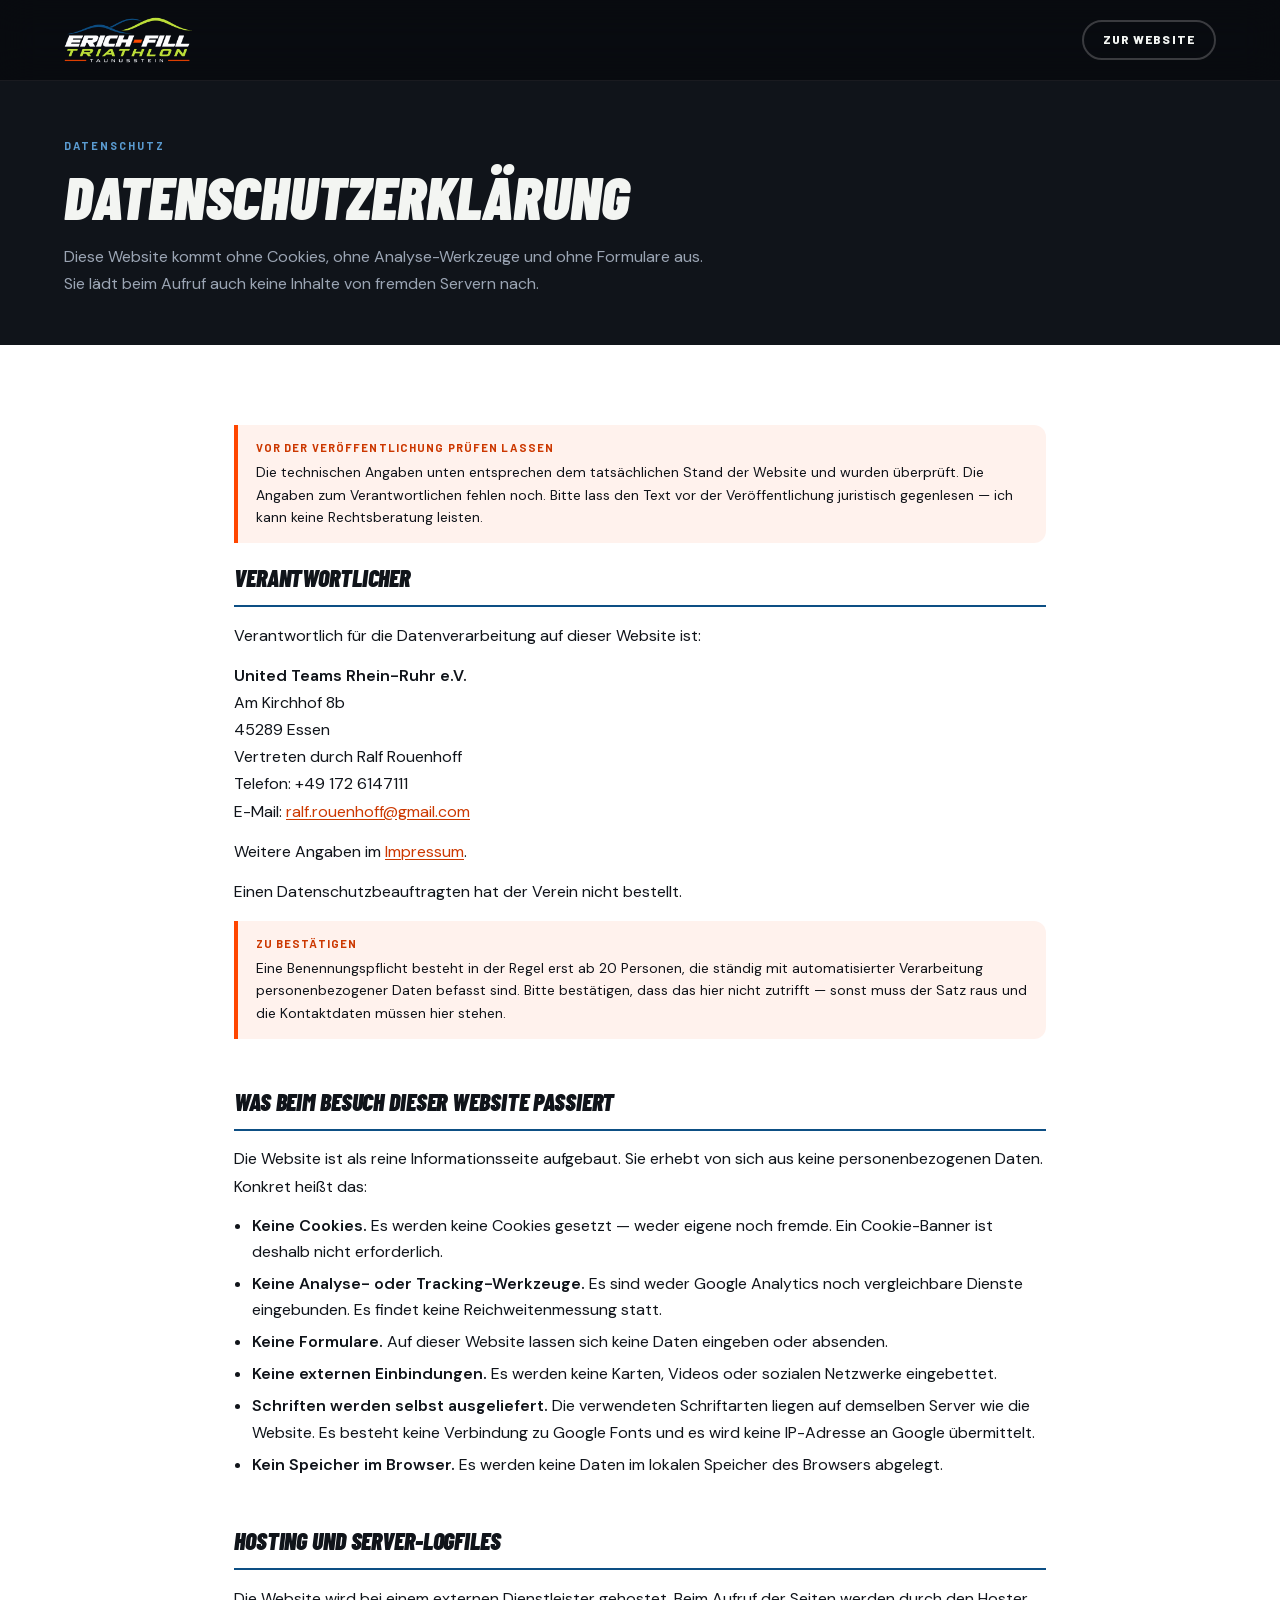
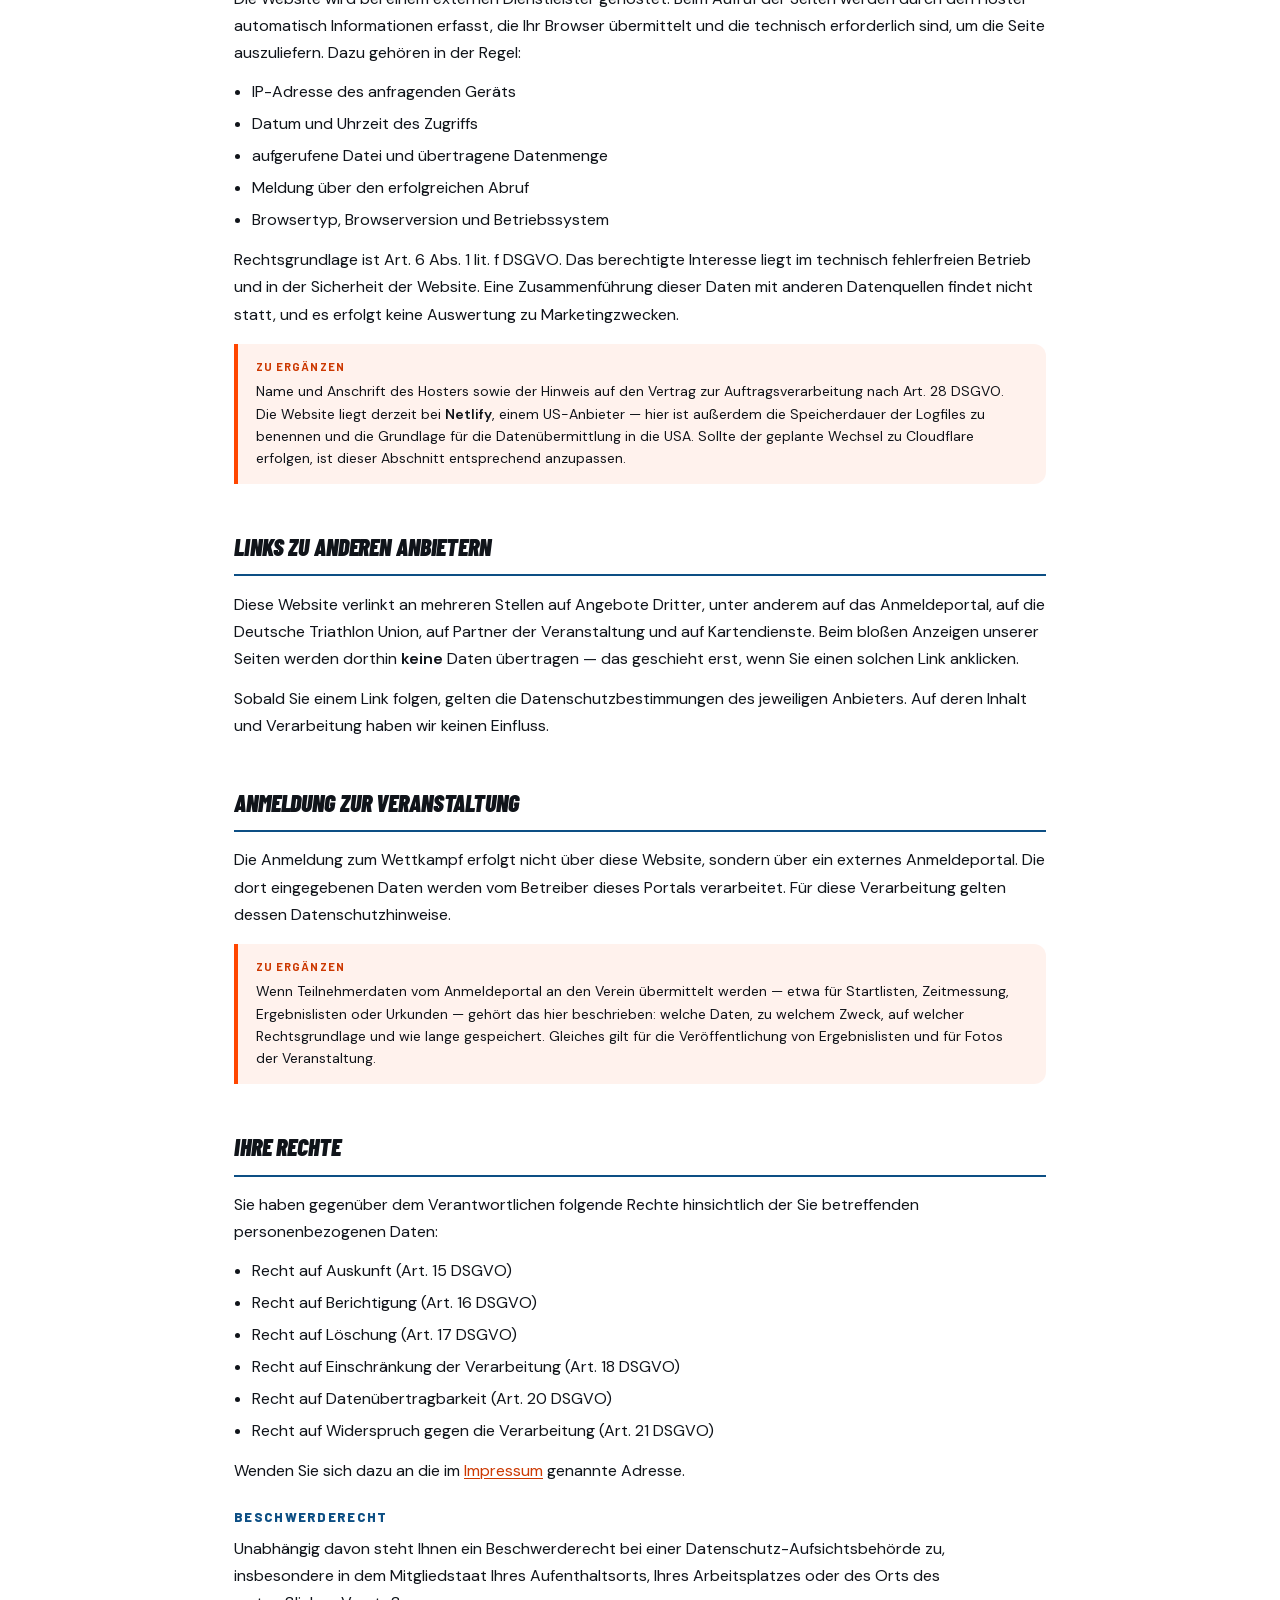
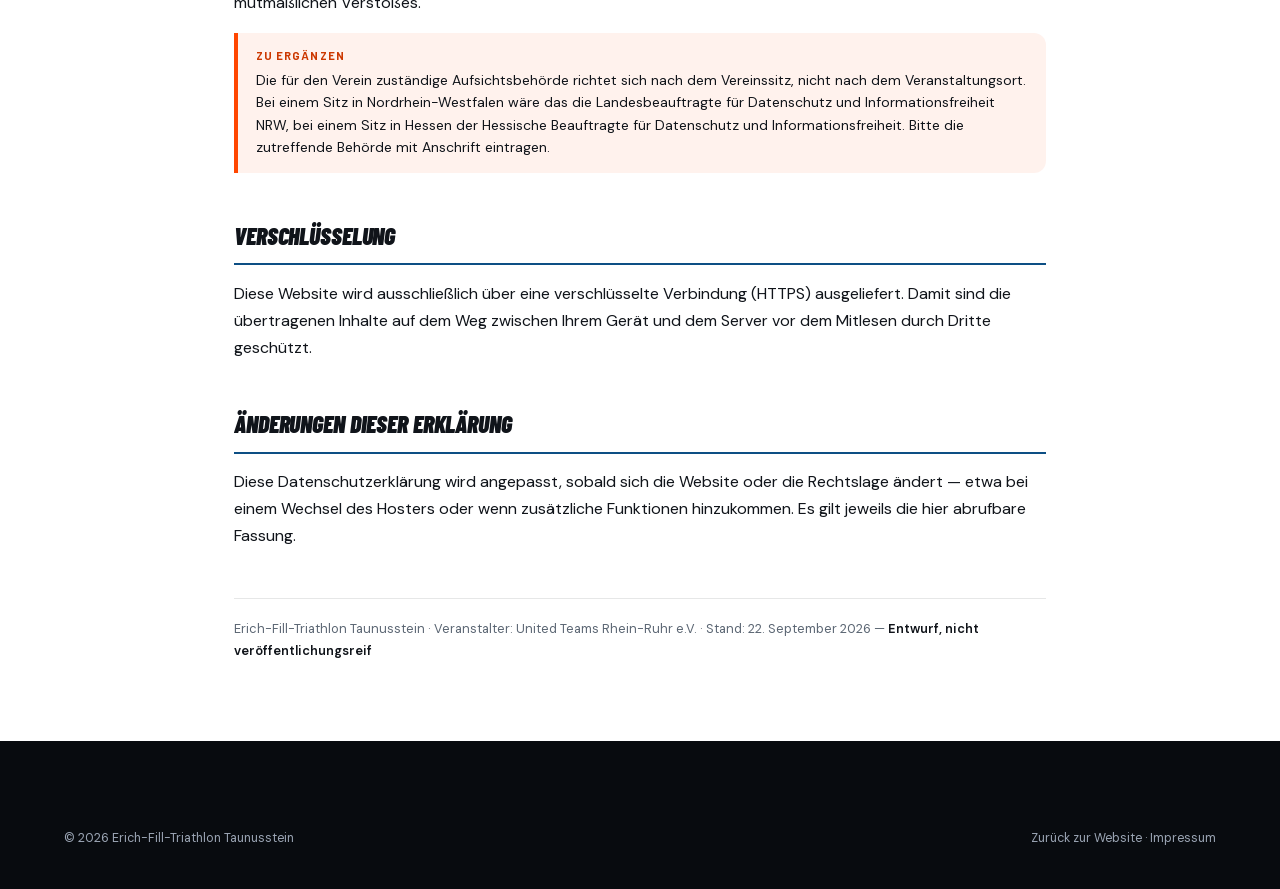
<file: datenschutz.html>
<!DOCTYPE html>
<html lang="de">
<head>
  <meta charset="UTF-8">
  <meta name="viewport" content="width=device-width, initial-scale=1.0">
  <title>Datenschutz | Erich-Fill-Triathlon Taunusstein</title>
  <meta name="description" content="Datenschutzerklärung des Erich-Fill-Triathlons Taunusstein — welche Daten beim Besuch dieser Website verarbeitet werden.">
  <meta name="robots" content="index, follow">

  <link rel="stylesheet" href="assets/fonts.css">
  <link rel="stylesheet" href="assets/site.css">

  <style>
    .doc-hero { background: var(--navy); color: var(--t-dark); padding: 3.5rem 0 3rem; }
    .doc-kicker {
      font-family: var(--fu); font-size: .6875rem; font-weight: 700;
      text-transform: uppercase; letter-spacing: .18em; color: var(--blue-light);
      margin-bottom: .7rem;
    }
    .doc-title {
      font-family: var(--fd); font-style: italic; font-weight: 900;
      font-size: clamp(2.2rem, 6vw, 3.8rem); line-height: 1;
      text-transform: uppercase; color: var(--off);
    }
    .doc-lede { margin-top: 1rem; color: var(--t-dark-mute); max-width: 60ch; line-height: 1.7; }
    .adr { font-style: normal; line-height: 1.7; }
    @media(max-width:1039px){
      .navbar-inner { flex-wrap: wrap; height: auto; padding-block: .75rem; gap: .75rem; }
    }
  </style>
</head>
<body>

<header>
  <nav class="navbar" aria-label="Hauptnavigation">
    <div class="container navbar-inner">
      <a href="index.html" class="brand" aria-label="Erich-Fill-Triathlon Taunusstein — zur Startseite">
        <img src="images/eft-logo-sm.png" alt="Erich-Fill-Triathlon Taunusstein"
             class="brand-logo" width="440" height="158" loading="eager">
      </a>
      <div class="nav-end">
        <a href="index.html" class="btn btn-outline" style="padding:.55rem 1.2rem;font-size:.75rem">Zur Website</a>
      </div>
    </div>
  </nav>
</header>

<main>
  <section class="doc-hero">
    <div class="container">
      <p class="doc-kicker">Datenschutz</p>
      <h1 class="doc-title">Datenschutz&shy;erklärung</h1>
      <p class="doc-lede">Diese Website kommt ohne Cookies, ohne Analyse-Werkzeuge und ohne
      Formulare aus. Sie lädt beim Aufruf auch keine Inhalte von fremden Servern nach.</p>
    </div>
  </section>

  <section class="doc">
    <div class="container">

      <div class="print-only print-head">
        <div class="pm">Datenschutzerklärung</div>
        <div class="ps">Erich-Fill-Triathlon Taunusstein</div>
      </div>

      <div class="todo">
        <b>Vor der Veröffentlichung prüfen lassen</b>
        Die technischen Angaben unten entsprechen dem tatsächlichen Stand der Website und wurden
        überprüft. Die Angaben zum Verantwortlichen fehlen noch. Bitte lass den Text vor der
        Veröffentlichung juristisch gegenlesen — ich kann keine Rechtsberatung leisten.
      </div>

      <div class="doc-block">
        <h2>Verantwortlicher</h2>
        <p>Verantwortlich für die Datenverarbeitung auf dieser Website ist:</p>
        <p class="adr">
          <strong>United Teams Rhein-Ruhr e.V.</strong><br>
          Am Kirchhof 8b<br>
          45289 Essen<br>
          Vertreten durch Ralf Rouenhoff<br>
          Telefon: +49 172 6147111<br>
          E-Mail: <a href="mailto:ralf.rouenhoff@gmail.com">ralf.rouenhoff@gmail.com</a>
        </p>
        <p>Weitere Angaben im <a href="impressum.html">Impressum</a>.</p>
        <p>Einen Datenschutzbeauftragten hat der Verein nicht bestellt.</p>
        <div class="todo">
          <b>Zu bestätigen</b>
          Eine Benennungspflicht besteht in der Regel erst ab 20 Personen, die ständig mit
          automatisierter Verarbeitung personenbezogener Daten befasst sind. Bitte bestätigen, dass
          das hier nicht zutrifft — sonst muss der Satz raus und die Kontaktdaten müssen hier stehen.
        </div>
      </div>

      <div class="doc-block">
        <h2>Was beim Besuch dieser Website passiert</h2>
        <p>Die Website ist als reine Informationsseite aufgebaut. Sie erhebt von sich aus keine
        personenbezogenen Daten. Konkret heißt das:</p>
        <ul>
          <li><strong>Keine Cookies.</strong> Es werden keine Cookies gesetzt — weder eigene noch
          fremde. Ein Cookie-Banner ist deshalb nicht erforderlich.</li>
          <li><strong>Keine Analyse- oder Tracking-Werkzeuge.</strong> Es sind weder Google
          Analytics noch vergleichbare Dienste eingebunden. Es findet keine Reichweitenmessung statt.</li>
          <li><strong>Keine Formulare.</strong> Auf dieser Website lassen sich keine Daten eingeben
          oder absenden.</li>
          <li><strong>Keine externen Einbindungen.</strong> Es werden keine Karten, Videos oder
          sozialen Netzwerke eingebettet.</li>
          <li><strong>Schriften werden selbst ausgeliefert.</strong> Die verwendeten Schriftarten
          liegen auf demselben Server wie die Website. Es besteht keine Verbindung zu Google Fonts
          und es wird keine IP-Adresse an Google übermittelt.</li>
          <li><strong>Kein Speicher im Browser.</strong> Es werden keine Daten im lokalen Speicher
          des Browsers abgelegt.</li>
        </ul>
      </div>

      <div class="doc-block">
        <h2>Hosting und Server-Logfiles</h2>
        <p>Die Website wird bei einem externen Dienstleister gehostet. Beim Aufruf der Seiten werden
        durch den Hoster automatisch Informationen erfasst, die Ihr Browser übermittelt und die
        technisch erforderlich sind, um die Seite auszuliefern. Dazu gehören in der Regel:</p>
        <ul>
          <li>IP-Adresse des anfragenden Geräts</li>
          <li>Datum und Uhrzeit des Zugriffs</li>
          <li>aufgerufene Datei und übertragene Datenmenge</li>
          <li>Meldung über den erfolgreichen Abruf</li>
          <li>Browsertyp, Browserversion und Betriebssystem</li>
        </ul>
        <p>Rechtsgrundlage ist Art. 6 Abs. 1 lit. f DSGVO. Das berechtigte Interesse liegt im
        technisch fehlerfreien Betrieb und in der Sicherheit der Website. Eine Zusammenführung dieser
        Daten mit anderen Datenquellen findet nicht statt, und es erfolgt keine Auswertung zu
        Marketingzwecken.</p>
        <div class="todo">
          <b>Zu ergänzen</b>
          Name und Anschrift des Hosters sowie der Hinweis auf den Vertrag zur Auftragsverarbeitung
          nach Art. 28 DSGVO. Die Website liegt derzeit bei <strong>Netlify</strong>, einem
          US-Anbieter — hier ist außerdem die Speicherdauer der Logfiles zu benennen und die
          Grundlage für die Datenübermittlung in die USA. Sollte der geplante Wechsel zu Cloudflare
          erfolgen, ist dieser Abschnitt entsprechend anzupassen.
        </div>
      </div>

      <div class="doc-block">
        <h2>Links zu anderen Anbietern</h2>
        <p>Diese Website verlinkt an mehreren Stellen auf Angebote Dritter, unter anderem auf das
        Anmeldeportal, auf die Deutsche Triathlon Union, auf Partner der Veranstaltung und auf
        Kartendienste. Beim bloßen Anzeigen unserer Seiten werden dorthin <strong>keine</strong>
        Daten übertragen — das geschieht erst, wenn Sie einen solchen Link anklicken.</p>
        <p>Sobald Sie einem Link folgen, gelten die Datenschutzbestimmungen des jeweiligen Anbieters.
        Auf deren Inhalt und Verarbeitung haben wir keinen Einfluss.</p>
      </div>

      <div class="doc-block">
        <h2>Anmeldung zur Veranstaltung</h2>
        <p>Die Anmeldung zum Wettkampf erfolgt nicht über diese Website, sondern über ein externes
        Anmeldeportal. Die dort eingegebenen Daten werden vom Betreiber dieses Portals verarbeitet.
        Für diese Verarbeitung gelten dessen Datenschutzhinweise.</p>
        <div class="todo">
          <b>Zu ergänzen</b>
          Wenn Teilnehmerdaten vom Anmeldeportal an den Verein übermittelt werden — etwa für
          Startlisten, Zeitmessung, Ergebnislisten oder Urkunden — gehört das hier beschrieben:
          welche Daten, zu welchem Zweck, auf welcher Rechtsgrundlage und wie lange gespeichert.
          Gleiches gilt für die Veröffentlichung von Ergebnislisten und für Fotos der Veranstaltung.
        </div>
      </div>

      <div class="doc-block">
        <h2>Ihre Rechte</h2>
        <p>Sie haben gegenüber dem Verantwortlichen folgende Rechte hinsichtlich der Sie
        betreffenden personenbezogenen Daten:</p>
        <ul>
          <li>Recht auf Auskunft (Art. 15 DSGVO)</li>
          <li>Recht auf Berichtigung (Art. 16 DSGVO)</li>
          <li>Recht auf Löschung (Art. 17 DSGVO)</li>
          <li>Recht auf Einschränkung der Verarbeitung (Art. 18 DSGVO)</li>
          <li>Recht auf Datenübertragbarkeit (Art. 20 DSGVO)</li>
          <li>Recht auf Widerspruch gegen die Verarbeitung (Art. 21 DSGVO)</li>
        </ul>
        <p>Wenden Sie sich dazu an die im <a href="impressum.html">Impressum</a> genannte Adresse.</p>

        <h3>Beschwerderecht</h3>
        <p>Unabhängig davon steht Ihnen ein Beschwerderecht bei einer Datenschutz-Aufsichtsbehörde
        zu, insbesondere in dem Mitgliedstaat Ihres Aufenthaltsorts, Ihres Arbeitsplatzes oder des
        Orts des mutmaßlichen Verstoßes.</p>
        <div class="todo">
          <b>Zu ergänzen</b>
          Die für den Verein zuständige Aufsichtsbehörde richtet sich nach dem Vereinssitz, nicht
          nach dem Veranstaltungsort. Bei einem Sitz in Nordrhein-Westfalen wäre das die
          Landesbeauftragte für Datenschutz und Informationsfreiheit NRW, bei einem Sitz in Hessen
          der Hessische Beauftragte für Datenschutz und Informationsfreiheit. Bitte die zutreffende
          Behörde mit Anschrift eintragen.
        </div>
      </div>

      <div class="doc-block">
        <h2>Verschlüsselung</h2>
        <p>Diese Website wird ausschließlich über eine verschlüsselte Verbindung (HTTPS) ausgeliefert.
        Damit sind die übertragenen Inhalte auf dem Weg zwischen Ihrem Gerät und dem Server vor dem
        Mitlesen durch Dritte geschützt.</p>
      </div>

      <div class="doc-block">
        <h2>Änderungen dieser Erklärung</h2>
        <p>Diese Datenschutzerklärung wird angepasst, sobald sich die Website oder die
        Rechtslage ändert — etwa bei einem Wechsel des Hosters oder wenn zusätzliche Funktionen
        hinzukommen. Es gilt jeweils die hier abrufbare Fassung.</p>
      </div>

      <p class="doc-foot">
        Erich-Fill-Triathlon Taunusstein · Veranstalter: United Teams Rhein-Ruhr e.V. ·
        Stand: 22. September 2026 — <strong>Entwurf, nicht veröffentlichungsreif</strong>
      </p>

    </div>
  </section>
</main>

<footer class="footer ctx-deep">
  <div class="container">
    <div class="footer-bottom" style="margin-top:0;border-top:none">
      <span>© 2026 Erich-Fill-Triathlon Taunusstein</span>
      <span><a href="index.html">Zurück zur Website</a> · <a href="impressum.html">Impressum</a></span>
    </div>
  </div>
</footer>

</body>
</html>
</file>
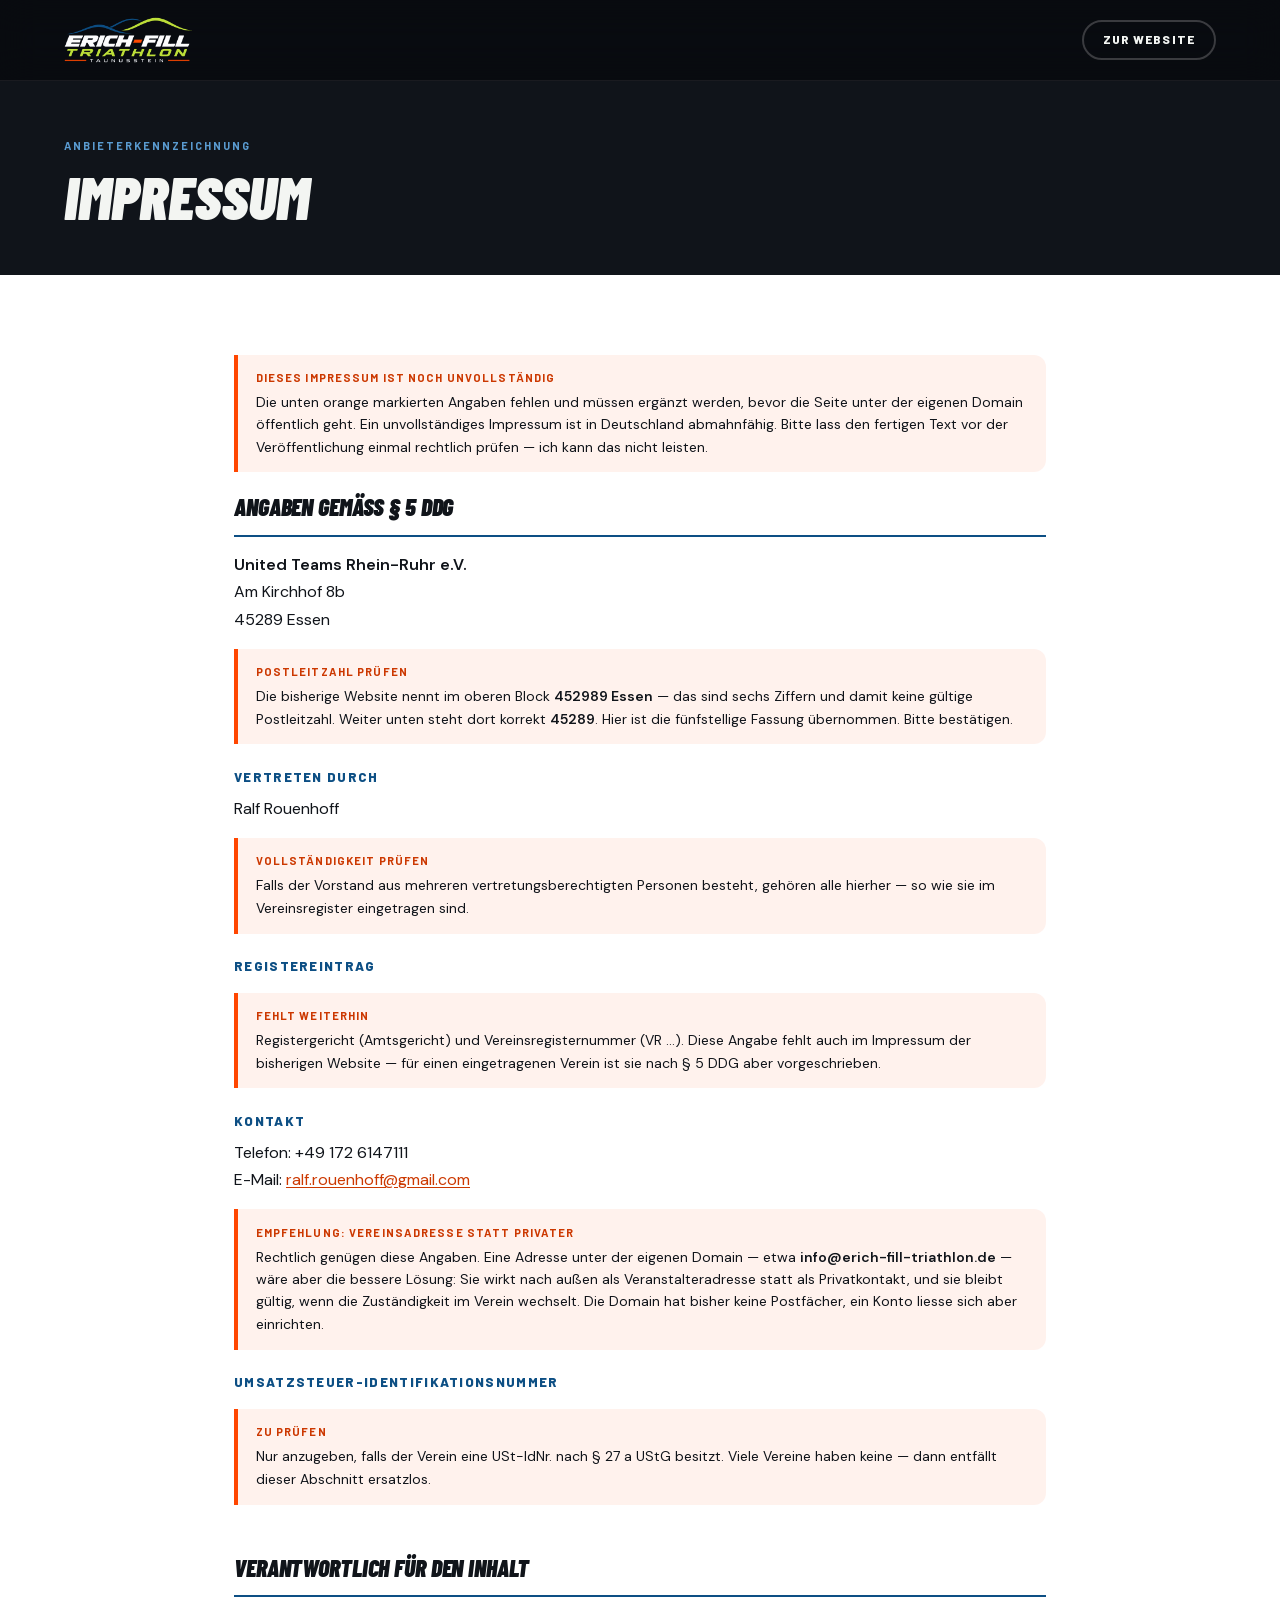
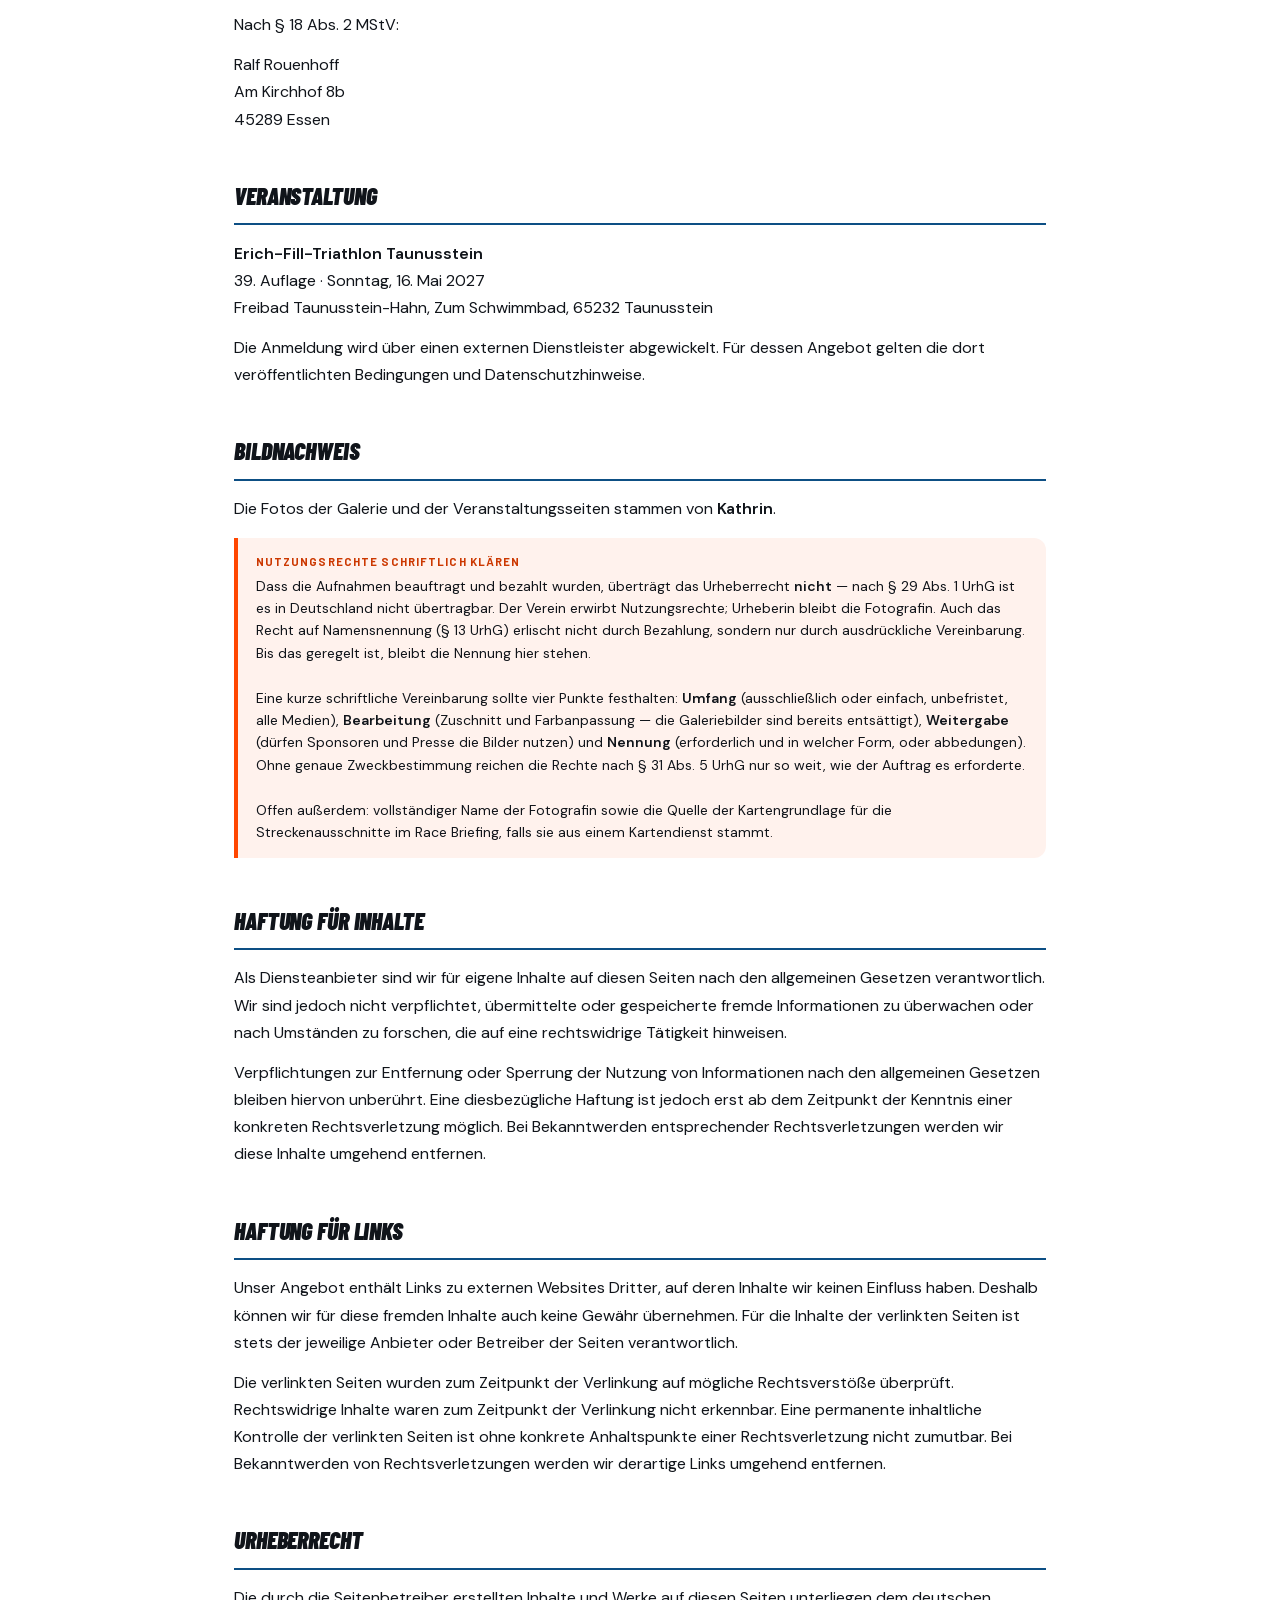
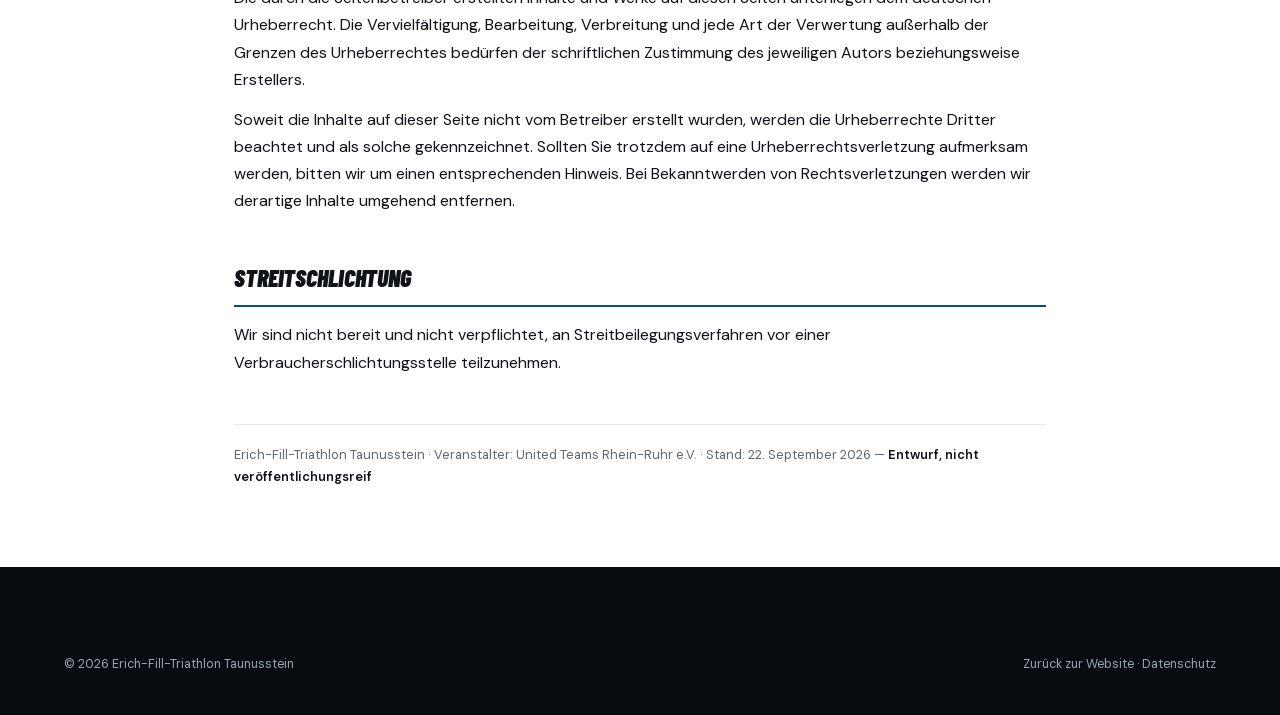
<file: impressum.html>
<!DOCTYPE html>
<html lang="de">
<head>
  <meta charset="UTF-8">
  <meta name="viewport" content="width=device-width, initial-scale=1.0">
  <title>Impressum | Erich-Fill-Triathlon Taunusstein</title>
  <meta name="description" content="Impressum und Anbieterkennzeichnung des Erich-Fill-Triathlons Taunusstein.">
  <meta name="robots" content="index, follow">

  <link rel="stylesheet" href="assets/fonts.css">
  <link rel="stylesheet" href="assets/site.css">

  <style>
    .doc-hero { background: var(--navy); color: var(--t-dark); padding: 3.5rem 0 3rem; }
    .doc-kicker {
      font-family: var(--fu); font-size: .6875rem; font-weight: 700;
      text-transform: uppercase; letter-spacing: .18em; color: var(--blue-light);
      margin-bottom: .7rem;
    }
    .doc-title {
      font-family: var(--fd); font-style: italic; font-weight: 900;
      font-size: clamp(2.2rem, 6vw, 3.8rem); line-height: 1;
      text-transform: uppercase; color: var(--off);
    }
    /* Anschrift-Bloecke: Zeilenumbrueche erhalten */
    .adr { font-style: normal; line-height: 1.7; }
    @media(max-width:1039px){
      .navbar-inner { flex-wrap: wrap; height: auto; padding-block: .75rem; gap: .75rem; }
    }
  </style>
</head>
<body>

<header>
  <nav class="navbar" aria-label="Hauptnavigation">
    <div class="container navbar-inner">
      <a href="index.html" class="brand" aria-label="Erich-Fill-Triathlon Taunusstein — zur Startseite">
        <img src="images/eft-logo-sm.png" alt="Erich-Fill-Triathlon Taunusstein"
             class="brand-logo" width="440" height="158" loading="eager">
      </a>
      <div class="nav-end">
        <a href="index.html" class="btn btn-outline" style="padding:.55rem 1.2rem;font-size:.75rem">Zur Website</a>
      </div>
    </div>
  </nav>
</header>

<main>
  <section class="doc-hero">
    <div class="container">
      <p class="doc-kicker">Anbieterkennzeichnung</p>
      <h1 class="doc-title">Impressum</h1>
    </div>
  </section>

  <section class="doc">
    <div class="container">

      <div class="print-only print-head">
        <div class="pm">Impressum</div>
        <div class="ps">Erich-Fill-Triathlon Taunusstein</div>
      </div>

      <div class="todo">
        <b>Dieses Impressum ist noch unvollständig</b>
        Die unten orange markierten Angaben fehlen und müssen ergänzt werden, bevor die Seite
        unter der eigenen Domain öffentlich geht. Ein unvollständiges Impressum ist in Deutschland
        abmahnfähig. Bitte lass den fertigen Text vor der Veröffentlichung einmal rechtlich prüfen —
        ich kann das nicht leisten.
      </div>

      <div class="doc-block">
        <h2>Angaben gemäß § 5 DDG</h2>
        <p class="adr">
          <strong>United Teams Rhein-Ruhr e.V.</strong><br>
          Am Kirchhof 8b<br>
          45289 Essen
        </p>
        <div class="todo">
          <b>Postleitzahl prüfen</b>
          Die bisherige Website nennt im oberen Block <strong>452989 Essen</strong> — das sind sechs
          Ziffern und damit keine gültige Postleitzahl. Weiter unten steht dort korrekt
          <strong>45289</strong>. Hier ist die fünfstellige Fassung übernommen. Bitte bestätigen.
        </div>

        <h3>Vertreten durch</h3>
        <p>Ralf Rouenhoff</p>
        <div class="todo">
          <b>Vollständigkeit prüfen</b>
          Falls der Vorstand aus mehreren vertretungsberechtigten Personen besteht, gehören alle
          hierher — so wie sie im Vereinsregister eingetragen sind.
        </div>

        <h3>Registereintrag</h3>
        <div class="todo">
          <b>Fehlt weiterhin</b>
          Registergericht (Amtsgericht) und Vereinsregisternummer (VR …). Diese Angabe fehlt auch
          im Impressum der bisherigen Website — für einen eingetragenen Verein ist sie nach
          § 5 DDG aber vorgeschrieben.
        </div>

        <h3>Kontakt</h3>
        <p class="adr">
          Telefon: +49 172 6147111<br>
          E-Mail: <a href="mailto:ralf.rouenhoff@gmail.com">ralf.rouenhoff@gmail.com</a>
        </p>
        <div class="todo">
          <b>Empfehlung: Vereinsadresse statt privater</b>
          Rechtlich genügen diese Angaben. Eine Adresse unter der eigenen Domain — etwa
          <strong>info@erich-fill-triathlon.de</strong> — wäre aber die bessere Lösung: Sie wirkt nach
          außen als Veranstalteradresse statt als Privatkontakt, und sie bleibt gültig, wenn die
          Zuständigkeit im Verein wechselt. Die Domain hat bisher keine Postfächer, ein Konto liesse
          sich aber einrichten.
        </div>

        <h3>Umsatzsteuer-Identifikationsnummer</h3>
        <div class="todo">
          <b>Zu prüfen</b>
          Nur anzugeben, falls der Verein eine USt-IdNr. nach § 27 a UStG besitzt. Viele Vereine
          haben keine — dann entfällt dieser Abschnitt ersatzlos.
        </div>
      </div>

      <div class="doc-block">
        <h2>Verantwortlich für den Inhalt</h2>
        <p>Nach § 18 Abs. 2 MStV:</p>
        <p class="adr">
          Ralf Rouenhoff<br>
          Am Kirchhof 8b<br>
          45289 Essen
        </p>
      </div>

      <div class="doc-block">
        <h2>Veranstaltung</h2>
        <p class="adr">
          <strong>Erich-Fill-Triathlon Taunusstein</strong><br>
          39. Auflage · Sonntag, 16. Mai 2027<br>
          Freibad Taunusstein-Hahn, Zum Schwimmbad, 65232 Taunusstein
        </p>
        <p>Die Anmeldung wird über einen externen Dienstleister abgewickelt. Für dessen Angebot
        gelten die dort veröffentlichten Bedingungen und Datenschutzhinweise.</p>
      </div>

      <div class="doc-block">
        <h2>Bildnachweis</h2>
        <p>Die Fotos der Galerie und der Veranstaltungsseiten stammen von <strong>Kathrin</strong>.</p>
        <div class="todo">
          <b>Nutzungsrechte schriftlich klären</b>
          Dass die Aufnahmen beauftragt und bezahlt wurden, überträgt das Urheberrecht
          <strong>nicht</strong> — nach § 29 Abs. 1 UrhG ist es in Deutschland nicht übertragbar.
          Der Verein erwirbt Nutzungsrechte; Urheberin bleibt die Fotografin. Auch das Recht auf
          Namensnennung (§ 13 UrhG) erlischt nicht durch Bezahlung, sondern nur durch ausdrückliche
          Vereinbarung. Bis das geregelt ist, bleibt die Nennung hier stehen.
          <br><br>
          Eine kurze schriftliche Vereinbarung sollte vier Punkte festhalten:
          <strong>Umfang</strong> (ausschließlich oder einfach, unbefristet, alle Medien),
          <strong>Bearbeitung</strong> (Zuschnitt und Farbanpassung — die Galeriebilder sind bereits
          entsättigt), <strong>Weitergabe</strong> (dürfen Sponsoren und Presse die Bilder nutzen)
          und <strong>Nennung</strong> (erforderlich und in welcher Form, oder abbedungen).
          Ohne genaue Zweckbestimmung reichen die Rechte nach § 31 Abs. 5 UrhG nur so weit, wie der
          Auftrag es erforderte.
          <br><br>
          Offen außerdem: vollständiger Name der Fotografin sowie die Quelle der Kartengrundlage
          für die Streckenausschnitte im Race Briefing, falls sie aus einem Kartendienst stammt.
        </div>
      </div>

      <div class="doc-block">
        <h2>Haftung für Inhalte</h2>
        <p>Als Diensteanbieter sind wir für eigene Inhalte auf diesen Seiten nach den allgemeinen
        Gesetzen verantwortlich. Wir sind jedoch nicht verpflichtet, übermittelte oder gespeicherte
        fremde Informationen zu überwachen oder nach Umständen zu forschen, die auf eine
        rechtswidrige Tätigkeit hinweisen.</p>
        <p>Verpflichtungen zur Entfernung oder Sperrung der Nutzung von Informationen nach den
        allgemeinen Gesetzen bleiben hiervon unberührt. Eine diesbezügliche Haftung ist jedoch erst
        ab dem Zeitpunkt der Kenntnis einer konkreten Rechtsverletzung möglich. Bei Bekanntwerden
        entsprechender Rechtsverletzungen werden wir diese Inhalte umgehend entfernen.</p>
      </div>

      <div class="doc-block">
        <h2>Haftung für Links</h2>
        <p>Unser Angebot enthält Links zu externen Websites Dritter, auf deren Inhalte wir keinen
        Einfluss haben. Deshalb können wir für diese fremden Inhalte auch keine Gewähr übernehmen.
        Für die Inhalte der verlinkten Seiten ist stets der jeweilige Anbieter oder Betreiber der
        Seiten verantwortlich.</p>
        <p>Die verlinkten Seiten wurden zum Zeitpunkt der Verlinkung auf mögliche Rechtsverstöße
        überprüft. Rechtswidrige Inhalte waren zum Zeitpunkt der Verlinkung nicht erkennbar. Eine
        permanente inhaltliche Kontrolle der verlinkten Seiten ist ohne konkrete Anhaltspunkte einer
        Rechtsverletzung nicht zumutbar. Bei Bekanntwerden von Rechtsverletzungen werden wir
        derartige Links umgehend entfernen.</p>
      </div>

      <div class="doc-block">
        <h2>Urheberrecht</h2>
        <p>Die durch die Seitenbetreiber erstellten Inhalte und Werke auf diesen Seiten unterliegen
        dem deutschen Urheberrecht. Die Vervielfältigung, Bearbeitung, Verbreitung und jede Art der
        Verwertung außerhalb der Grenzen des Urheberrechtes bedürfen der schriftlichen Zustimmung
        des jeweiligen Autors beziehungsweise Erstellers.</p>
        <p>Soweit die Inhalte auf dieser Seite nicht vom Betreiber erstellt wurden, werden die
        Urheberrechte Dritter beachtet und als solche gekennzeichnet. Sollten Sie trotzdem auf eine
        Urheberrechtsverletzung aufmerksam werden, bitten wir um einen entsprechenden Hinweis. Bei
        Bekanntwerden von Rechtsverletzungen werden wir derartige Inhalte umgehend entfernen.</p>
      </div>

      <div class="doc-block">
        <h2>Streitschlichtung</h2>
        <p>Wir sind nicht bereit und nicht verpflichtet, an Streitbeilegungsverfahren vor einer
        Verbraucherschlichtungsstelle teilzunehmen.</p>
      </div>

      <p class="doc-foot">
        Erich-Fill-Triathlon Taunusstein · Veranstalter: United Teams Rhein-Ruhr e.V. ·
        Stand: 22. September 2026 — <strong>Entwurf, nicht veröffentlichungsreif</strong>
      </p>

    </div>
  </section>
</main>

<footer class="footer ctx-deep">
  <div class="container">
    <div class="footer-bottom" style="margin-top:0;border-top:none">
      <span>© 2026 Erich-Fill-Triathlon Taunusstein</span>
      <span><a href="index.html">Zurück zur Website</a> · <a href="datenschutz.html">Datenschutz</a></span>
    </div>
  </div>
</footer>

</body>
</html>
</file>
<file: assets/fonts.css>
/* Selbst gehostete Schriften — vermeidet den Aufruf von Google
   beim Seitenaufruf und damit die Uebertragung der Besucher-IP.
   Quelle: Google Fonts, Open Font License. Subsets latin + latin-ext. */

@font-face {
  font-family: 'Barlow';
  font-style: normal;
  font-weight: 500;
  font-display: swap;
  src: url(fonts/barlow-500-normal-latin-ext.woff2) format('woff2');
  unicode-range: U+0100-02BA, U+02BD-02C5, U+02C7-02CC, U+02CE-02D7, U+02DD-02FF, U+0304, U+0308, U+0329, U+1D00-1DBF, U+1E00-1E9F, U+1EF2-1EFF, U+2020, U+20A0-20AB, U+20AD-20C0, U+2113, U+2C60-2C7F, U+A720-A7FF;
}
@font-face {
  font-family: 'Barlow';
  font-style: normal;
  font-weight: 500;
  font-display: swap;
  src: url(fonts/barlow-500-normal-latin.woff2) format('woff2');
  unicode-range: U+0000-00FF, U+0131, U+0152-0153, U+02BB-02BC, U+02C6, U+02DA, U+02DC, U+0304, U+0308, U+0329, U+2000-206F, U+20AC, U+2122, U+2191, U+2193, U+2212, U+2215, U+FEFF, U+FFFD;
}
@font-face {
  font-family: 'Barlow';
  font-style: normal;
  font-weight: 600;
  font-display: swap;
  src: url(fonts/barlow-600-normal-latin-ext.woff2) format('woff2');
  unicode-range: U+0100-02BA, U+02BD-02C5, U+02C7-02CC, U+02CE-02D7, U+02DD-02FF, U+0304, U+0308, U+0329, U+1D00-1DBF, U+1E00-1E9F, U+1EF2-1EFF, U+2020, U+20A0-20AB, U+20AD-20C0, U+2113, U+2C60-2C7F, U+A720-A7FF;
}
@font-face {
  font-family: 'Barlow';
  font-style: normal;
  font-weight: 600;
  font-display: swap;
  src: url(fonts/barlow-600-normal-latin.woff2) format('woff2');
  unicode-range: U+0000-00FF, U+0131, U+0152-0153, U+02BB-02BC, U+02C6, U+02DA, U+02DC, U+0304, U+0308, U+0329, U+2000-206F, U+20AC, U+2122, U+2191, U+2193, U+2212, U+2215, U+FEFF, U+FFFD;
}
@font-face {
  font-family: 'Barlow';
  font-style: normal;
  font-weight: 700;
  font-display: swap;
  src: url(fonts/barlow-700-normal-latin-ext.woff2) format('woff2');
  unicode-range: U+0100-02BA, U+02BD-02C5, U+02C7-02CC, U+02CE-02D7, U+02DD-02FF, U+0304, U+0308, U+0329, U+1D00-1DBF, U+1E00-1E9F, U+1EF2-1EFF, U+2020, U+20A0-20AB, U+20AD-20C0, U+2113, U+2C60-2C7F, U+A720-A7FF;
}
@font-face {
  font-family: 'Barlow';
  font-style: normal;
  font-weight: 700;
  font-display: swap;
  src: url(fonts/barlow-700-normal-latin.woff2) format('woff2');
  unicode-range: U+0000-00FF, U+0131, U+0152-0153, U+02BB-02BC, U+02C6, U+02DA, U+02DC, U+0304, U+0308, U+0329, U+2000-206F, U+20AC, U+2122, U+2191, U+2193, U+2212, U+2215, U+FEFF, U+FFFD;
}
@font-face {
  font-family: 'Barlow';
  font-style: normal;
  font-weight: 800;
  font-display: swap;
  src: url(fonts/barlow-800-normal-latin-ext.woff2) format('woff2');
  unicode-range: U+0100-02BA, U+02BD-02C5, U+02C7-02CC, U+02CE-02D7, U+02DD-02FF, U+0304, U+0308, U+0329, U+1D00-1DBF, U+1E00-1E9F, U+1EF2-1EFF, U+2020, U+20A0-20AB, U+20AD-20C0, U+2113, U+2C60-2C7F, U+A720-A7FF;
}
@font-face {
  font-family: 'Barlow';
  font-style: normal;
  font-weight: 800;
  font-display: swap;
  src: url(fonts/barlow-800-normal-latin.woff2) format('woff2');
  unicode-range: U+0000-00FF, U+0131, U+0152-0153, U+02BB-02BC, U+02C6, U+02DA, U+02DC, U+0304, U+0308, U+0329, U+2000-206F, U+20AC, U+2122, U+2191, U+2193, U+2212, U+2215, U+FEFF, U+FFFD;
}
@font-face {
  font-family: 'Barlow Condensed';
  font-style: italic;
  font-weight: 800;
  font-display: swap;
  src: url(fonts/barlow-condensed-800-italic-latin-ext.woff2) format('woff2');
  unicode-range: U+0100-02BA, U+02BD-02C5, U+02C7-02CC, U+02CE-02D7, U+02DD-02FF, U+0304, U+0308, U+0329, U+1D00-1DBF, U+1E00-1E9F, U+1EF2-1EFF, U+2020, U+20A0-20AB, U+20AD-20C0, U+2113, U+2C60-2C7F, U+A720-A7FF;
}
@font-face {
  font-family: 'Barlow Condensed';
  font-style: italic;
  font-weight: 800;
  font-display: swap;
  src: url(fonts/barlow-condensed-800-italic-latin.woff2) format('woff2');
  unicode-range: U+0000-00FF, U+0131, U+0152-0153, U+02BB-02BC, U+02C6, U+02DA, U+02DC, U+0304, U+0308, U+0329, U+2000-206F, U+20AC, U+2122, U+2191, U+2193, U+2212, U+2215, U+FEFF, U+FFFD;
}
@font-face {
  font-family: 'Barlow Condensed';
  font-style: italic;
  font-weight: 900;
  font-display: swap;
  src: url(fonts/barlow-condensed-900-italic-latin-ext.woff2) format('woff2');
  unicode-range: U+0100-02BA, U+02BD-02C5, U+02C7-02CC, U+02CE-02D7, U+02DD-02FF, U+0304, U+0308, U+0329, U+1D00-1DBF, U+1E00-1E9F, U+1EF2-1EFF, U+2020, U+20A0-20AB, U+20AD-20C0, U+2113, U+2C60-2C7F, U+A720-A7FF;
}
@font-face {
  font-family: 'Barlow Condensed';
  font-style: italic;
  font-weight: 900;
  font-display: swap;
  src: url(fonts/barlow-condensed-900-italic-latin.woff2) format('woff2');
  unicode-range: U+0000-00FF, U+0131, U+0152-0153, U+02BB-02BC, U+02C6, U+02DA, U+02DC, U+0304, U+0308, U+0329, U+2000-206F, U+20AC, U+2122, U+2191, U+2193, U+2212, U+2215, U+FEFF, U+FFFD;
}
@font-face {
  font-family: 'Barlow Condensed';
  font-style: normal;
  font-weight: 600;
  font-display: swap;
  src: url(fonts/barlow-condensed-600-normal-latin-ext.woff2) format('woff2');
  unicode-range: U+0100-02BA, U+02BD-02C5, U+02C7-02CC, U+02CE-02D7, U+02DD-02FF, U+0304, U+0308, U+0329, U+1D00-1DBF, U+1E00-1E9F, U+1EF2-1EFF, U+2020, U+20A0-20AB, U+20AD-20C0, U+2113, U+2C60-2C7F, U+A720-A7FF;
}
@font-face {
  font-family: 'Barlow Condensed';
  font-style: normal;
  font-weight: 600;
  font-display: swap;
  src: url(fonts/barlow-condensed-600-normal-latin.woff2) format('woff2');
  unicode-range: U+0000-00FF, U+0131, U+0152-0153, U+02BB-02BC, U+02C6, U+02DA, U+02DC, U+0304, U+0308, U+0329, U+2000-206F, U+20AC, U+2122, U+2191, U+2193, U+2212, U+2215, U+FEFF, U+FFFD;
}
@font-face {
  font-family: 'Barlow Condensed';
  font-style: normal;
  font-weight: 700;
  font-display: swap;
  src: url(fonts/barlow-condensed-700-normal-latin-ext.woff2) format('woff2');
  unicode-range: U+0100-02BA, U+02BD-02C5, U+02C7-02CC, U+02CE-02D7, U+02DD-02FF, U+0304, U+0308, U+0329, U+1D00-1DBF, U+1E00-1E9F, U+1EF2-1EFF, U+2020, U+20A0-20AB, U+20AD-20C0, U+2113, U+2C60-2C7F, U+A720-A7FF;
}
@font-face {
  font-family: 'Barlow Condensed';
  font-style: normal;
  font-weight: 700;
  font-display: swap;
  src: url(fonts/barlow-condensed-700-normal-latin.woff2) format('woff2');
  unicode-range: U+0000-00FF, U+0131, U+0152-0153, U+02BB-02BC, U+02C6, U+02DA, U+02DC, U+0304, U+0308, U+0329, U+2000-206F, U+20AC, U+2122, U+2191, U+2193, U+2212, U+2215, U+FEFF, U+FFFD;
}
@font-face {
  font-family: 'Barlow Condensed';
  font-style: normal;
  font-weight: 800;
  font-display: swap;
  src: url(fonts/barlow-condensed-800-normal-latin-ext.woff2) format('woff2');
  unicode-range: U+0100-02BA, U+02BD-02C5, U+02C7-02CC, U+02CE-02D7, U+02DD-02FF, U+0304, U+0308, U+0329, U+1D00-1DBF, U+1E00-1E9F, U+1EF2-1EFF, U+2020, U+20A0-20AB, U+20AD-20C0, U+2113, U+2C60-2C7F, U+A720-A7FF;
}
@font-face {
  font-family: 'Barlow Condensed';
  font-style: normal;
  font-weight: 800;
  font-display: swap;
  src: url(fonts/barlow-condensed-800-normal-latin.woff2) format('woff2');
  unicode-range: U+0000-00FF, U+0131, U+0152-0153, U+02BB-02BC, U+02C6, U+02DA, U+02DC, U+0304, U+0308, U+0329, U+2000-206F, U+20AC, U+2122, U+2191, U+2193, U+2212, U+2215, U+FEFF, U+FFFD;
}
@font-face {
  font-family: 'Barlow Condensed';
  font-style: normal;
  font-weight: 900;
  font-display: swap;
  src: url(fonts/barlow-condensed-900-normal-latin-ext.woff2) format('woff2');
  unicode-range: U+0100-02BA, U+02BD-02C5, U+02C7-02CC, U+02CE-02D7, U+02DD-02FF, U+0304, U+0308, U+0329, U+1D00-1DBF, U+1E00-1E9F, U+1EF2-1EFF, U+2020, U+20A0-20AB, U+20AD-20C0, U+2113, U+2C60-2C7F, U+A720-A7FF;
}
@font-face {
  font-family: 'Barlow Condensed';
  font-style: normal;
  font-weight: 900;
  font-display: swap;
  src: url(fonts/barlow-condensed-900-normal-latin.woff2) format('woff2');
  unicode-range: U+0000-00FF, U+0131, U+0152-0153, U+02BB-02BC, U+02C6, U+02DA, U+02DC, U+0304, U+0308, U+0329, U+2000-206F, U+20AC, U+2122, U+2191, U+2193, U+2212, U+2215, U+FEFF, U+FFFD;
}
@font-face {
  font-family: 'DM Sans';
  font-style: normal;
  font-weight: 400;
  font-display: swap;
  src: url(fonts/dm-sans-400-normal-latin-ext.woff2) format('woff2');
  unicode-range: U+0100-02BA, U+02BD-02C5, U+02C7-02CC, U+02CE-02D7, U+02DD-02FF, U+0304, U+0308, U+0329, U+1D00-1DBF, U+1E00-1E9F, U+1EF2-1EFF, U+2020, U+20A0-20AB, U+20AD-20C0, U+2113, U+2C60-2C7F, U+A720-A7FF;
}
@font-face {
  font-family: 'DM Sans';
  font-style: normal;
  font-weight: 400;
  font-display: swap;
  src: url(fonts/dm-sans-400-normal-latin.woff2) format('woff2');
  unicode-range: U+0000-00FF, U+0131, U+0152-0153, U+02BB-02BC, U+02C6, U+02DA, U+02DC, U+0304, U+0308, U+0329, U+2000-206F, U+20AC, U+2122, U+2191, U+2193, U+2212, U+2215, U+FEFF, U+FFFD;
}
@font-face {
  font-family: 'DM Sans';
  font-style: normal;
  font-weight: 500;
  font-display: swap;
  src: url(fonts/dm-sans-500-normal-latin-ext.woff2) format('woff2');
  unicode-range: U+0100-02BA, U+02BD-02C5, U+02C7-02CC, U+02CE-02D7, U+02DD-02FF, U+0304, U+0308, U+0329, U+1D00-1DBF, U+1E00-1E9F, U+1EF2-1EFF, U+2020, U+20A0-20AB, U+20AD-20C0, U+2113, U+2C60-2C7F, U+A720-A7FF;
}
@font-face {
  font-family: 'DM Sans';
  font-style: normal;
  font-weight: 500;
  font-display: swap;
  src: url(fonts/dm-sans-500-normal-latin.woff2) format('woff2');
  unicode-range: U+0000-00FF, U+0131, U+0152-0153, U+02BB-02BC, U+02C6, U+02DA, U+02DC, U+0304, U+0308, U+0329, U+2000-206F, U+20AC, U+2122, U+2191, U+2193, U+2212, U+2215, U+FEFF, U+FFFD;
}
@font-face {
  font-family: 'DM Sans';
  font-style: normal;
  font-weight: 600;
  font-display: swap;
  src: url(fonts/dm-sans-600-normal-latin-ext.woff2) format('woff2');
  unicode-range: U+0100-02BA, U+02BD-02C5, U+02C7-02CC, U+02CE-02D7, U+02DD-02FF, U+0304, U+0308, U+0329, U+1D00-1DBF, U+1E00-1E9F, U+1EF2-1EFF, U+2020, U+20A0-20AB, U+20AD-20C0, U+2113, U+2C60-2C7F, U+A720-A7FF;
}
@font-face {
  font-family: 'DM Sans';
  font-style: normal;
  font-weight: 600;
  font-display: swap;
  src: url(fonts/dm-sans-600-normal-latin.woff2) format('woff2');
  unicode-range: U+0000-00FF, U+0131, U+0152-0153, U+02BB-02BC, U+02C6, U+02DA, U+02DC, U+0304, U+0308, U+0329, U+2000-206F, U+20AC, U+2122, U+2191, U+2193, U+2212, U+2215, U+FEFF, U+FFFD;
}
</file>
<file: assets/site.css>
/* =====================================================================
   Erich-Fill-Triathlon Taunusstein — gemeinsames Stylesheet
   Wird von index.html, galerie.html und briefing-*.html eingebunden.
   Enthaelt Tokens, Sektions-Kontexte, Grundgeruest und alle
   Komponenten, die auf mehr als einer Seite vorkommen.
   Seitenspezifisches bleibt in der jeweiligen Datei.
   ===================================================================== */

/* =========================================================
   DESIGN TOKENS — UTRR Markenfarben
   ========================================================= */
:root {
  /* Markenfarben */
  --volt:       #BFE03A;   /* abgemildert; UTRR-Original ist #CCFF00 */
  --volt-deep:  #A9CB22;
  --blue:       #0D4F84;   /* Blau aus der Logo-Hügellinie */
  --blue-light: #5A9BD0;   /* dieselbe Farbe aufgehellt für dunkle Flächen */
  --orange:     #FF4600;   /* UTRR-Primärfarbe */
  --orange-dark:#CC3800;   /* abgedunkelt für Kleintext auf hellem Grund */

  /* Deep Navy / Anthrazit */
  --navy:       #10141A;
  --navy-deep:  #080B0F;
  --navy-soft:  #1A202A;

  /* Neutral hell */
  --off:        #F3F5F2;
  --pure:       #FFFFFF;

  /* Textfarben je Untergrund */
  --t-dark:       #F3F5F2;
  --t-dark-mute:  #9BA5B4;
  --t-light:      #10141A;
  --t-light-mute: #5B6673;

  /* Kontextvariablen — werden pro Section überschrieben */
  --bg:      var(--navy);
  --surface: var(--navy-soft);
  --txt:     var(--t-dark);
  --mute:    var(--t-dark-mute);
  --line:    rgba(255,255,255,.10);
  --line-hi: rgba(255,255,255,.20);
  /* Orange als Textfarbe — auf hellem Grund abgedunkelt, sonst fällt es durch AA */
  --orange-text: var(--orange);
  /* Zweitakzent: übernimmt alles, was vorher Volt machte.
     Auf Dunkel die aufgehellte Variante, auf Hell das Logo-Blau. */
  --accent2: var(--blue-light);

  /* Typografie */
  --fd: 'Barlow Condensed', sans-serif;
  --fu: 'Barlow', sans-serif;
  --fb: 'DM Sans', sans-serif;

  --r:    .75rem;
  --pill: 9999px;
}

/* Sektions-Kontexte */
.ctx-dark {
  --bg: var(--navy); --surface: var(--navy-soft);
  --txt: var(--t-dark); --mute: var(--t-dark-mute);
  --line: rgba(255,255,255,.10); --line-hi: rgba(255,255,255,.22);
  background: var(--bg); color: var(--txt);
}
.ctx-deep {
  --bg: var(--navy-deep); --surface: var(--navy-soft);
  --txt: var(--t-dark); --mute: var(--t-dark-mute);
  --line: rgba(255,255,255,.08); --line-hi: rgba(255,255,255,.18);
  background: var(--bg); color: var(--txt);
}
.ctx-light {
  --orange-text: var(--orange-dark);
  --accent2: var(--blue);
  --bg: var(--off); --surface: var(--pure);
  --txt: var(--t-light); --mute: var(--t-light-mute);
  --line: rgba(16,20,26,.12); --line-hi: rgba(16,20,26,.28);
  background: var(--bg); color: var(--txt);
}
.ctx-white {
  --orange-text: var(--orange-dark);
  --accent2: var(--blue);
  --bg: var(--pure); --surface: var(--off);
  --txt: var(--t-light); --mute: var(--t-light-mute);
  --line: rgba(16,20,26,.10); --line-hi: rgba(16,20,26,.26);
  background: var(--bg); color: var(--txt);
}

/* ========= RESET ========= */
*, *::before, *::after { box-sizing: border-box; margin: 0; padding: 0; }
html { scroll-behavior: smooth; }
body {
  font-family: var(--fb); background: var(--navy); color: var(--t-dark);
  line-height: 1.6; -webkit-font-smoothing: antialiased; overflow-x: hidden;
}
img { max-width: 100%; height: auto; display: block; }
a   { color: inherit; text-decoration: none; }
:focus-visible {
  outline: 3px solid var(--volt); outline-offset: 2px;
  box-shadow: 0 0 0 5px rgba(16,20,26,.55); border-radius: 4px;
}

/* ========= LAYOUT ========= */
.container { max-width: 1200px; margin: 0 auto; padding: 0 1.5rem; }
.section   { padding: 6rem 0; position: relative; }
@media(max-width:640px){ .section { padding: 4rem 0; } }
/* Platz schaffen für eine absolut positionierte Hügellinie am Sectionsende */
.has-divider { padding-bottom: calc(4rem + clamp(44px, 5.5vw, 88px)); }
@media(max-width:640px){ .has-divider { padding-bottom: calc(2rem + clamp(44px, 5.5vw, 88px)); } }

/* ========= TAUNUS-HÜGELLINIE =========
   Zentrales Gestaltungselement. Drei Einsatzformen:
   .hill-divider  — Übergang zwischen Sections
   .hill-canvas   — großflächig als Hintergrundgrafik
   .brand-logo    — im Logo
   ===================================== */
/* Sitzt bündig am unteren Rand der Section — unabhängig vom Padding.
   Die Füllfarbe entspricht der FOLGENDEN Section. */
.hill-divider {
  position: absolute; left: 0; right: 0; bottom: 0;
  line-height: 0; z-index: 2; pointer-events: none;
}
.hill-divider svg { display: block; width: 100%; height: clamp(44px, 5.5vw, 88px); }
.hill-divider .hill-line { fill: none; stroke: var(--blue-light); stroke-width: 2.5; opacity: .5; }
.to-light .hill-fill { fill: var(--off); }
.to-white .hill-fill { fill: var(--pure); }
.to-dark  .hill-fill { fill: var(--navy); }
.to-deep  .hill-fill { fill: var(--navy-deep); }

.hill-canvas {
  position: absolute; inset: 0; z-index: 0;
  pointer-events: none; overflow: hidden;
  display: flex; align-items: center;
}
.hill-canvas svg { width: 100%; height: auto; min-height: 100%; }
.hill-canvas path { fill: none; stroke-linecap: round; }

/* ========= LOGO =========
   Original-Logo als freigestelltes PNG (transparent, für dunkle
   Flächen). Kleine Variante für Nav/Footer, große für den Hero.
   ========================= */
.brand { display: inline-flex; align-items: center; }
.brand-logo { height: 2.9rem; width: auto; display: block; }
@media(max-width:520px){ .brand-logo { height: 2.3rem; } }
@media(max-width:380px){ .brand-logo { height: 2rem; } }

/* ========= TYPO-HELFER ========= */
.pretitle {
  display: inline-flex; align-items: center; gap: .6rem;
  font-family: var(--fu); font-size: .6875rem; font-weight: 700;
  text-transform: uppercase; letter-spacing: .18em; color: var(--txt);
}
.pretitle::before {
  content: ''; display: block; width: 1.5rem; height: 3px;
  background: var(--accent2); border-radius: 2px;
}
.sec-title {
  font-family: var(--fd); font-size: clamp(2.1rem, 5.2vw, 3.6rem);
  font-weight: 900; font-style: italic; text-transform: uppercase;
  letter-spacing: -.015em; line-height: 1.02; margin-top: .6rem;
}
.sec-head { max-width: 720px; margin: 0 auto 3.5rem; text-align: center; }
.sec-head .pretitle::before { display: none; }
.sec-sub { color: var(--mute); margin-top: 1rem; font-size: 1rem; line-height: 1.75; }
.volt { color: var(--accent2); }

/* ========= BUTTONS ========= */
.btn {
  display: inline-flex; align-items: center; justify-content: center; gap: .55rem;
  font-family: var(--fu); font-size: .875rem; font-weight: 800;
  text-transform: uppercase; letter-spacing: .09em;
  padding: .85rem 1.9rem; border-radius: var(--pill);
  border: 2px solid transparent; cursor: pointer;
  transition: transform .2s ease, background .2s ease, color .2s ease,
              border-color .2s ease, box-shadow .2s ease;
}
.btn:active { transform: scale(.97); }

/* Primär — ANMELDUNG */
.btn-primary { background: var(--volt); color: var(--navy); border-color: var(--volt); }
.btn-primary:hover {
  background: var(--volt-deep); border-color: var(--volt-deep);
  transform: translateY(-2px); box-shadow: 0 10px 24px rgba(0,0,0,.28);
}
/* Sekundär — passt sich dem Untergrund an */
.btn-outline { background: transparent; color: var(--txt); border-color: var(--line-hi); }
.btn-outline:hover { border-color: var(--txt); transform: translateY(-2px); }
/* Dunkel — auf hellen Flächen */
.btn-dark { background: var(--navy); color: var(--off); border-color: var(--navy); }
.btn-dark:hover { background: var(--navy-soft); border-color: var(--navy-soft); transform: translateY(-2px); }
/* Rot — sparsam, nur für einzelne Akzente */
.btn-orange { background: var(--orange); color: var(--navy); border-color: var(--orange); }
.btn-orange:hover { background: var(--orange-dark); border-color: var(--orange-dark); color: #fff; transform: translateY(-2px); }

.btn-lg { padding: 1rem 2.3rem; font-size: .9375rem; }
.btn-xl { padding: 1.15rem 2.8rem; font-size: 1rem; }

/* ========= BADGE ========= */
.badge {
  display: inline-flex; align-items: center;
  padding: .25rem .75rem; border-radius: var(--pill);
  font-family: var(--fu); font-size: .625rem; font-weight: 800;
  text-transform: uppercase; letter-spacing: .12em;
  border: 1px solid var(--line-hi); color: var(--mute);
}
.badge-volt { background: var(--accent2); border-color: var(--accent2); color: #fff; }
.badge-orange { background: transparent; border-color: var(--orange-text); color: var(--orange-text); }

/* ========= NAV ========= */
.navbar {
  position: sticky; top: 0; z-index: 200;
  background: rgba(8,11,15,.90);
  backdrop-filter: blur(18px) saturate(160%);
  -webkit-backdrop-filter: blur(18px) saturate(160%);
  border-bottom: 1px solid rgba(255,255,255,.07);
  --mute: var(--t-dark-mute);
  color: var(--t-dark);
}
.navbar-inner { display: flex; align-items: center; justify-content: space-between; height: 5rem; gap: 1rem; }
.nav-links { display: none; list-style: none; gap: 1.6rem; align-items: center; }
@media(min-width:1040px){ .nav-links { display: flex; } }
.nav-links a {
  font-family: var(--fu); font-size: .8125rem; font-weight: 700;
  color: var(--t-dark-mute); text-transform: uppercase; letter-spacing: .08em;
  padding: .4rem 0; border-bottom: 2px solid transparent; transition: color .2s, border-color .2s;
}
.nav-links a:hover, .nav-links a.active { color: var(--blue-light); border-bottom-color: var(--blue-light); }
.nav-end { display: flex; align-items: center; gap: .75rem; }
#navCta { display: none; }
.hamburger { display: flex; flex-direction: column; gap: 5px; background: none; border: none; cursor: pointer; padding: .5rem; color: var(--t-dark); }
@media(min-width:1040px){ .hamburger { display: none; } }
.hamburger span { display: block; width: 22px; height: 2px; background: currentColor; border-radius: 1px; transition: transform .3s, opacity .3s; }
.hamburger.open span:nth-child(1) { transform: translateY(7px) rotate(45deg); }
.hamburger.open span:nth-child(2) { opacity: 0; }
.hamburger.open span:nth-child(3) { transform: translateY(-7px) rotate(-45deg); }
.mobile-menu { display: none; flex-direction: column; background: rgba(8,11,15,.99); border-top: 1px solid rgba(255,255,255,.06); }
.mobile-menu.open { display: flex; }
.mobile-menu a {
  padding: 1rem 1.5rem; font-family: var(--fu); font-size: .9375rem; font-weight: 700;
  color: var(--t-dark-mute); text-transform: uppercase; letter-spacing: .07em;
  border-bottom: 1px solid rgba(255,255,255,.05); transition: color .2s, background .2s;
}
.mobile-menu a:hover { color: var(--blue-light); background: rgba(90,155,208,.08); }
.mobile-menu .btn { margin: 1rem 1.5rem; width: calc(100% - 3rem); }

/* ========= STATS ========= */
.stats-bar { padding: 2.5rem 0; position: relative; z-index: 2; }
.stats-row { display: flex; justify-content: space-around; align-items: center; flex-wrap: wrap; gap: 1.5rem; }
.stat { text-align: center; }
.stat-num-wrap { display: flex; align-items: baseline; justify-content: center; gap: .08rem; }
.stat-num { font-family: var(--fd); font-size: clamp(2.1rem, 5vw, 3.1rem); font-weight: 900; line-height: 1; color: var(--txt); }
.stat-sfx { font-family: var(--fd); font-size: clamp(1.4rem, 3vw, 2.1rem); font-weight: 900; color: var(--blue-light); line-height: 1; }
.stat-lbl { font-family: var(--fu); font-size: .6rem; font-weight: 800; text-transform: uppercase; letter-spacing: .17em; color: var(--mute); margin-top: .4rem; }
.stats-div { width: 1px; height: 2.5rem; background: var(--line); }
@media(max-width:599px){ .stats-div { display: none; } }

/* ========= INFO-KARTEN ========= */
.info-grid { display: grid; gap: 1.1rem; grid-template-columns: 1fr; }
@media(min-width:600px){ .info-grid { grid-template-columns: repeat(2,1fr); } }
@media(min-width:960px){ .info-grid { grid-template-columns: repeat(3,1fr); } }
.info-card {
  padding: 1.7rem; background: var(--surface);
  border: 1px solid var(--line); border-left: 4px solid var(--accent2);
  border-radius: var(--r);
  transition: transform .3s, box-shadow .3s;
}
.info-card:hover { transform: translateY(-4px); box-shadow: 0 14px 30px rgba(16,20,26,.10); }
.info-title { font-family: var(--fu); font-size: 1.05rem; font-weight: 800; margin-bottom: .55rem; }
.info-text  { font-size: .85rem; color: var(--mute); line-height: 1.75; }
.info-detail {
  margin-top: .95rem; padding-top: .95rem; border-top: 1px solid var(--line);
  font-family: var(--fu); font-size: .7rem; font-weight: 800;
  text-transform: uppercase; letter-spacing: .11em; color: var(--txt);
}

/* ========= FOOTER ========= */
.footer { position: relative; padding: 4rem 0 2.5rem; overflow: hidden; }
.footer-hills { position: absolute; left: 0; right: 0; bottom: 0; z-index: 0; pointer-events: none; }
.footer-hills svg { width: 100%; height: auto; display: block; }
.footer-hills path { fill: none; stroke: var(--blue-light); stroke-width: 2; opacity: .16; }
.footer-inner { position: relative; z-index: 1; display: grid; gap: 2.5rem; grid-template-columns: 1fr; }
@media(min-width:820px){ .footer-inner { grid-template-columns: 1.2fr 1fr 1fr; } }
.footer-meta { margin-top: 1.2rem; font-size: .82rem; color: var(--t-dark-mute); line-height: 1.8; }
.footer-meta .date { color: var(--blue-light); font-weight: 700; }
.footer-h {
  font-family: var(--fu); font-size: .68rem; font-weight: 800;
  text-transform: uppercase; letter-spacing: .16em; color: var(--t-dark);
  margin-bottom: 1rem;
}
.footer-list { list-style: none; display: flex; flex-direction: column; gap: .6rem; }
.footer-list a { font-size: .85rem; color: var(--t-dark-mute); transition: color .2s; }
.footer-list a:hover { color: var(--blue-light); }
/* Marke des Veranstalters: vier geneigte Balken, wie auf der
   UTRR-Seite. Farben unveraendert uebernommen — auch der dunkle
   Balken, den UTRR auf ihrem ebenso dunklen Footer genauso setzt. */
.veranstalter { display: inline-flex; align-items: center; gap: .4rem; flex-wrap: wrap; }
/* Marke und Vereinsname bleiben zusammen, auch wenn die Zeile umbricht */
.utrr-org { display: inline-flex; align-items: center; gap: .5rem; }
.utrr-mark { display: inline-flex; gap: 2px; flex: none; }
.utrr-mark i { width: 3.5px; height: 15px; transform: skewX(-12deg); border-radius: 1px; }
.utrr-mark i:nth-child(1) { background: #2C2E35; }
.utrr-mark i:nth-child(2) { background: #FF4600; }
.utrr-mark i:nth-child(3) { background: #B0B1B3; }
.utrr-mark i:nth-child(4) { background: #CCFF00; }

.footer-bottom {
  position: relative; z-index: 1;
  margin-top: 3rem; padding-top: 1.5rem;
  border-top: 1px solid rgba(255,255,255,.08);
  display: flex; flex-wrap: wrap; gap: .5rem 1.5rem; justify-content: space-between;
  font-size: .78rem; color: var(--t-dark-mute);
}


/* ========= DOKUMENTSEITEN =========
   Fliesstext-Seiten wie Ausschreibung, Impressum, Datenschutz.
   Enthaelt auch die Druckgrundlage: ueber "Drucken -> Als PDF
   sichern" faellt aus jeder dieser Seiten ein A4-Dokument heraus.
   ================================== */
/* Dokumentseiten sind hell — deshalb muessen hier dieselben
   Kontextvariablen gelten wie bei .ctx-white. Ohne das bleibt
   --mute der helle Grauton fuer dunkle Flaechen, und Kleintext
   wie die Fusszeile faellt auf 2,5:1 durch. */
.doc {
  --orange-text: var(--orange-dark);
  --accent2: var(--blue);
  --bg: var(--pure); --surface: var(--off);
  --txt: var(--t-light); --mute: var(--t-light-mute);
  --line: rgba(16,20,26,.10); --line-hi: rgba(16,20,26,.26);
  background: var(--bg); color: var(--txt);
  padding: 4rem 0 5rem;
}
.doc .container { max-width: 860px; }
.doc-block { margin-bottom: 2.75rem; }
.doc-block:last-child { margin-bottom: 0; }
.doc h2 {
  font-family: var(--fd); font-style: italic; font-weight: 900;
  text-transform: uppercase; font-size: 1.5rem; letter-spacing: -.005em;
  margin-bottom: .9rem; padding-bottom: .5rem;
  border-bottom: 2px solid var(--blue);
}
.doc h3 {
  font-family: var(--fu); font-weight: 800; text-transform: uppercase;
  font-size: .82rem; letter-spacing: .1em; color: var(--blue);
  margin: 1.4rem 0 .45rem;
}
.doc p { margin-bottom: .8rem; line-height: 1.7; }
.doc p:last-child { margin-bottom: 0; }
.doc ul { margin: 0 0 .8rem 1.1rem; }
.doc li { margin-bottom: .35rem; line-height: 1.65; }
.doc strong { font-weight: 600; color: var(--t-light); }
.doc a { color: var(--orange-dark); text-decoration: underline; text-underline-offset: 2px; }

/* Sachhinweis */
.note {
  border-left: 4px solid var(--blue); background: var(--off);
  padding: .9rem 1.1rem; border-radius: 0 var(--r) var(--r) 0;
  font-size: .875rem; margin: 1rem 0;
}
.note b { color: var(--blue); }

/* Offene Punkte — bewusst auffaellig, auch im Druck */
.todo {
  border-left: 4px solid var(--orange); background: rgba(255,70,0,.07);
  padding: .9rem 1.1rem; border-radius: 0 var(--r) var(--r) 0;
  font-size: .875rem; margin: 1rem 0;
}
.todo b {
  color: var(--orange-dark); text-transform: uppercase;
  font-family: var(--fu); font-size: .7rem; letter-spacing: .1em;
  display: block; margin-bottom: .25rem;
}

.doc-foot {
  margin-top: 3rem; padding-top: 1.2rem; border-top: 1px solid var(--line);
  font-size: .8rem; color: var(--mute);
}

.print-only { display: none; }

@media print {
  @page { size: A4; margin: 18mm 16mm 20mm; }
  html, body { background: #fff !important; color: #111 !important; font-size: 10.5pt; }
  header, .navbar, .doc-actions, .footer, footer { display: none !important; }
  .doc-hero { display: none !important; }
  .print-only { display: block; }
  .doc { padding: 0 !important; background: #fff !important; color: #111 !important; }
  .doc .container { max-width: none; padding: 0; }

  /* Kopf der ersten Druckseite — Wortmarke statt Logo-PNG, dessen
     Schrift weiss ist und auf Papier unsichtbar waere. */
  .print-head { border-bottom: 2.5pt solid #111; padding-bottom: 6pt; margin-bottom: 14pt; }
  .print-head .pm {
    font-family: var(--fd); font-style: italic; font-weight: 900;
    text-transform: uppercase; font-size: 20pt; line-height: 1; color: #111;
  }
  .print-head .ps {
    font-family: var(--fu); font-weight: 700; text-transform: uppercase;
    letter-spacing: .18em; font-size: 7.5pt; color: #444; margin-top: 3pt;
  }
  .print-head .pd { margin-top: 8pt; font-size: 9.5pt; color: #111; font-weight: 600; }

  .doc h2 {
    font-size: 12.5pt; color: #111; border-bottom: 1pt solid #111;
    margin-top: 14pt; margin-bottom: 6pt; padding-bottom: 3pt;
    break-after: avoid; page-break-after: avoid;
  }
  .doc h3 { font-size: 8.5pt; color: #333; margin: 9pt 0 3pt; break-after: avoid; }
  .doc p, .doc li { font-size: 10pt; line-height: 1.45; color: #111; }
  .doc a { color: #111 !important; }
  .doc-block { margin-bottom: 10pt; }
  .note, .todo {
    border-left: 2.5pt solid #111; background: #f2f2f2 !important;
    padding: 6pt 8pt; font-size: 9pt; break-inside: avoid;
    -webkit-print-color-adjust: exact; print-color-adjust: exact;
  }
  .todo { border-left-color: #b03000; }
  .todo b, .note b { color: #111; }
  .doc-foot { margin-top: 14pt; font-size: 8.5pt; color: #444; }
}

/* ========= REVEAL ========= */
.reveal { opacity: 0; transform: translateY(26px); transition: opacity .65s ease, transform .65s ease; }
.reveal.in { opacity: 1; transform: translateY(0); }
.d1 { transition-delay: .09s; } .d2 { transition-delay: .18s; }
.d3 { transition-delay: .27s; } .d4 { transition-delay: .36s; } .d5 { transition-delay: .45s; }

/* ========= LIGHTBOX ========= */
.lightbox { display: none; position: fixed; inset: 0; z-index: 10000; background: rgba(8,11,15,.97); backdrop-filter: blur(6px); align-items: center; justify-content: center; }
.lightbox.open { display: flex; }
.lightbox-inner { position: relative; max-width: 90vw; max-height: 90vh; display: flex; align-items: center; justify-content: center; }
.lightbox-inner img { max-width: 90vw; max-height: 90vh; object-fit: contain; border-radius: var(--r); }
.lightbox-close, .lightbox-nav {
  position: fixed; background: none; border: 2px solid rgba(255,255,255,.25);
  color: #fff; border-radius: 50%; cursor: pointer;
  display: flex; align-items: center; justify-content: center;
  transition: border-color .2s, background .2s;
}
.lightbox-close { top: 1.25rem; right: 1.5rem; width: 2.75rem; height: 2.75rem; font-size: 1.4rem; line-height: 1; }
.lightbox-nav { top: 50%; transform: translateY(-50%); width: 3rem; height: 3rem; font-size: 1.4rem; }
.lightbox-close:hover, .lightbox-nav:hover { border-color: var(--blue-light); background: rgba(90,155,208,.14); }
.lightbox-prev { left: 1rem; } .lightbox-next { right: 1rem; }
@media(max-width:640px){ .lightbox-nav { display: none; } }

/* ========= SKIP-LINK ========= */
.skip-link {
  position: absolute; top: -999px; left: 1rem; z-index: 9999;
  padding: .75rem 1.5rem; background: var(--volt); color: var(--navy);
  font-family: var(--fu); font-size: .875rem; font-weight: 800;
  border-radius: var(--pill); text-transform: uppercase; letter-spacing: .07em;
}
.skip-link:focus { top: 1rem; }

/* ========= REDUCED MOTION ========= */
@media (prefers-reduced-motion: reduce) {
  *, *::before, *::after {
    animation-duration: .01ms !important; animation-iteration-count: 1 !important;
    transition-duration: .01ms !important;
  }
  .reveal { opacity: 1 !important; transform: none !important; }
}
</file>
